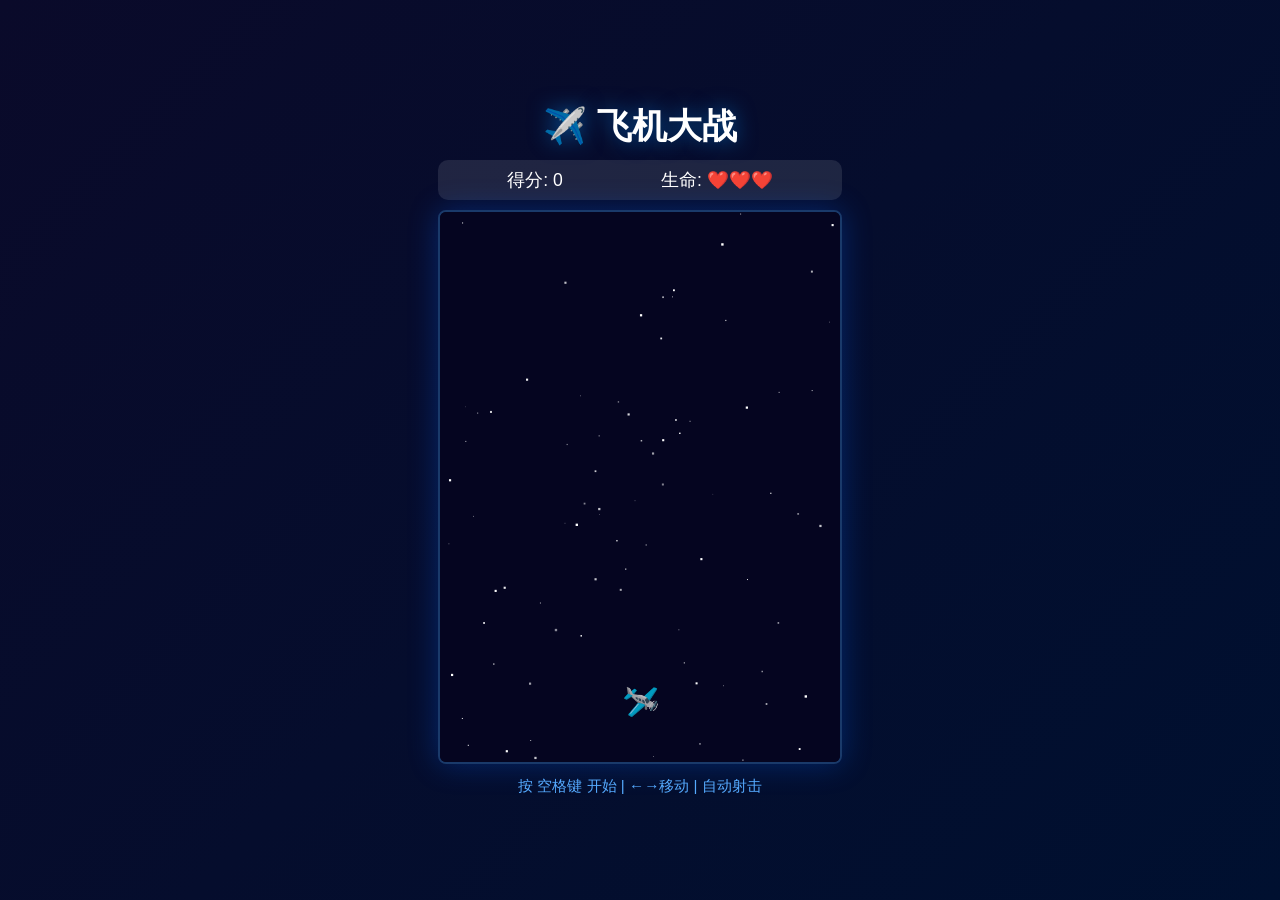
<file: aircraft_battle/index.html>
<!DOCTYPE html>
<html lang="zh-CN">
<head>
    <meta charset="UTF-8">
    <meta name="viewport" content="width=device-width, initial-scale=1.0">
    <title>飞机大战 - Aircraft Battle</title>
    <link rel="stylesheet" href="style.css">
</head>
<body>
    <div class="game-container">
        <h1>✈️ 飞机大战</h1>
        <div class="info-bar">
            <span>得分: <span id="score">0</span></span>
            <span>生命: <span id="lives">❤️❤️❤️</span></span>
        </div>
        <canvas id="gameCanvas" width="400" height="550"></canvas>
        <p id="message">按 空格键 开始 | ←→移动 | 自动射击</p>
    </div>
    <script src="game.js"></script>
</body>
</html>
</file>
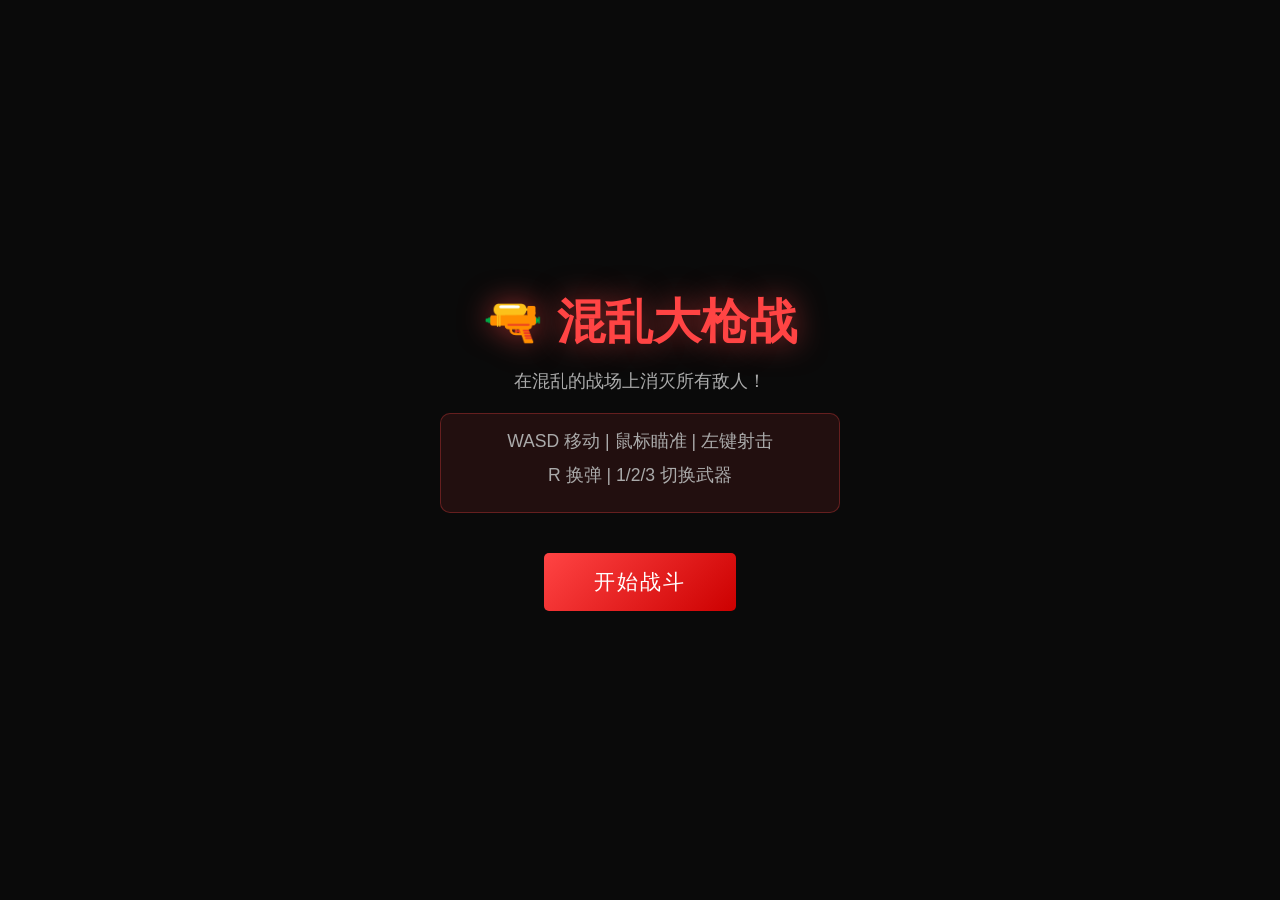
<file: chaotic_gunbattle/index.html>
<!DOCTYPE html>
<html lang="zh-CN">
<head>
    <meta charset="UTF-8">
    <meta name="viewport" content="width=device-width, initial-scale=1.0">
    <title>混乱大枪战 - Chaotic Gun Battle</title>
    <link rel="stylesheet" href="style.css">
</head>
<body>
    <div id="game-container">
        <div id="start-screen" class="screen">
            <h1>🔫 混乱大枪战</h1>
            <p>在混乱的战场上消灭所有敌人！</p>
            <div class="controls-info">
                <p>WASD 移动 | 鼠标瞄准 | 左键射击</p>
                <p>R 换弹 | 1/2/3 切换武器</p>
            </div>
            <button onclick="startGame()">开始战斗</button>
        </div>
        <div id="game-screen" class="screen" style="display:none;">
            <div id="hud">
                <div id="hp-section">❤️ <span id="hp">100</span></div>
                <div id="weapon-section">🔫 <span id="weapon-name">手枪</span> | 弹药: <span id="ammo">12</span>/<span id="max-ammo">12</span></div>
                <div id="score-section">💀 <span id="kills">0</span> | 波次: <span id="wave">1</span></div>
            </div>
            <canvas id="gameCanvas"></canvas>
            <div id="reload-bar" style="display:none;">
                <div id="reload-fill"></div>
                <span>换弹中...</span>
            </div>
        </div>
        <div id="gameover-screen" class="screen" style="display:none;">
            <h1>💀 阵亡</h1>
            <p>击杀数: <span id="final-kills">0</span></p>
            <p>存活波次: <span id="final-wave">1</span></p>
            <button onclick="startGame()">重新战斗</button>
        </div>
    </div>
    <script src="game.js"></script>
</body>
</html>
</file>
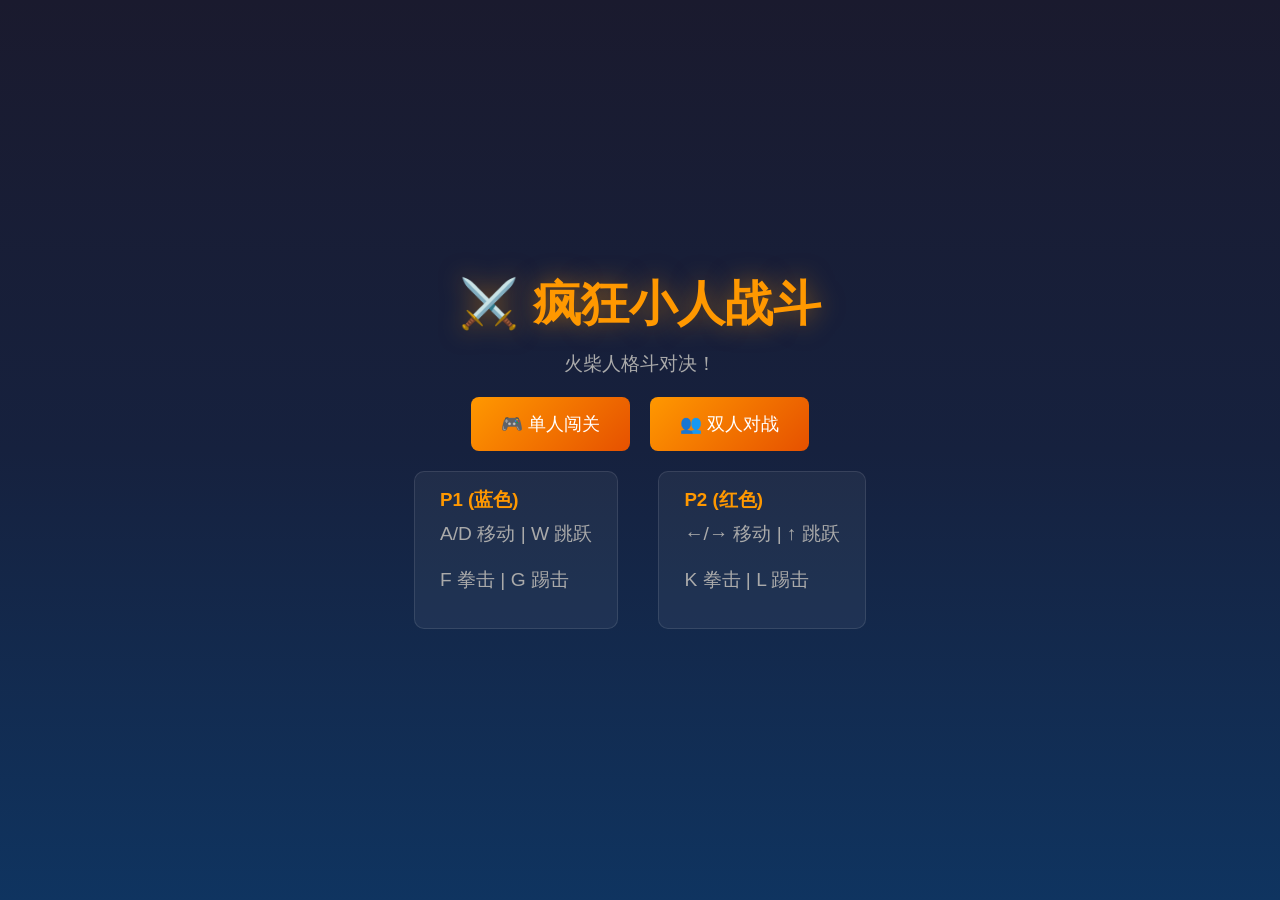
<file: crazy_stickman/index.html>
<!DOCTYPE html>
<html lang="zh-CN">
<head>
    <meta charset="UTF-8">
    <meta name="viewport" content="width=device-width, initial-scale=1.0">
    <title>疯狂小人战斗 - Crazy Stickman Fight</title>
    <link rel="stylesheet" href="style.css">
</head>
<body>
    <div id="game-container">
        <div id="start-screen" class="screen">
            <h1>⚔️ 疯狂小人战斗</h1>
            <p>火柴人格斗对决！</p>
            <div class="mode-select">
                <button onclick="startGame('single')">🎮 单人闯关</button>
                <button onclick="startGame('pvp')">👥 双人对战</button>
            </div>
            <div class="controls-info">
                <div class="ctrl-col">
                    <h3>P1 (蓝色)</h3>
                    <p>A/D 移动 | W 跳跃</p>
                    <p>F 拳击 | G 踢击</p>
                </div>
                <div class="ctrl-col">
                    <h3>P2 (红色)</h3>
                    <p>←/→ 移动 | ↑ 跳跃</p>
                    <p>K 拳击 | L 踢击</p>
                </div>
            </div>
        </div>
        <div id="game-screen" class="screen" style="display:none;">
            <div id="hud">
                <div id="p1-info">
                    <span class="p-name">P1</span>
                    <div class="hp-bar"><div id="p1-hp" class="hp-fill blue"></div></div>
                </div>
                <div id="round-info">
                    <span id="round-text">第 1 回合</span>
                    <span id="timer">60</span>
                </div>
                <div id="p2-info">
                    <div class="hp-bar"><div id="p2-hp" class="hp-fill red"></div></div>
                    <span class="p-name" id="p2-name">P2</span>
                </div>
            </div>
            <canvas id="gameCanvas"></canvas>
        </div>
        <div id="result-screen" class="screen" style="display:none;">
            <h1 id="result-text">胜利！</h1>
            <p id="result-detail"></p>
            <button onclick="location.reload()">返回主菜单</button>
        </div>
    </div>
    <script src="game.js"></script>
</body>
</html>
</file>
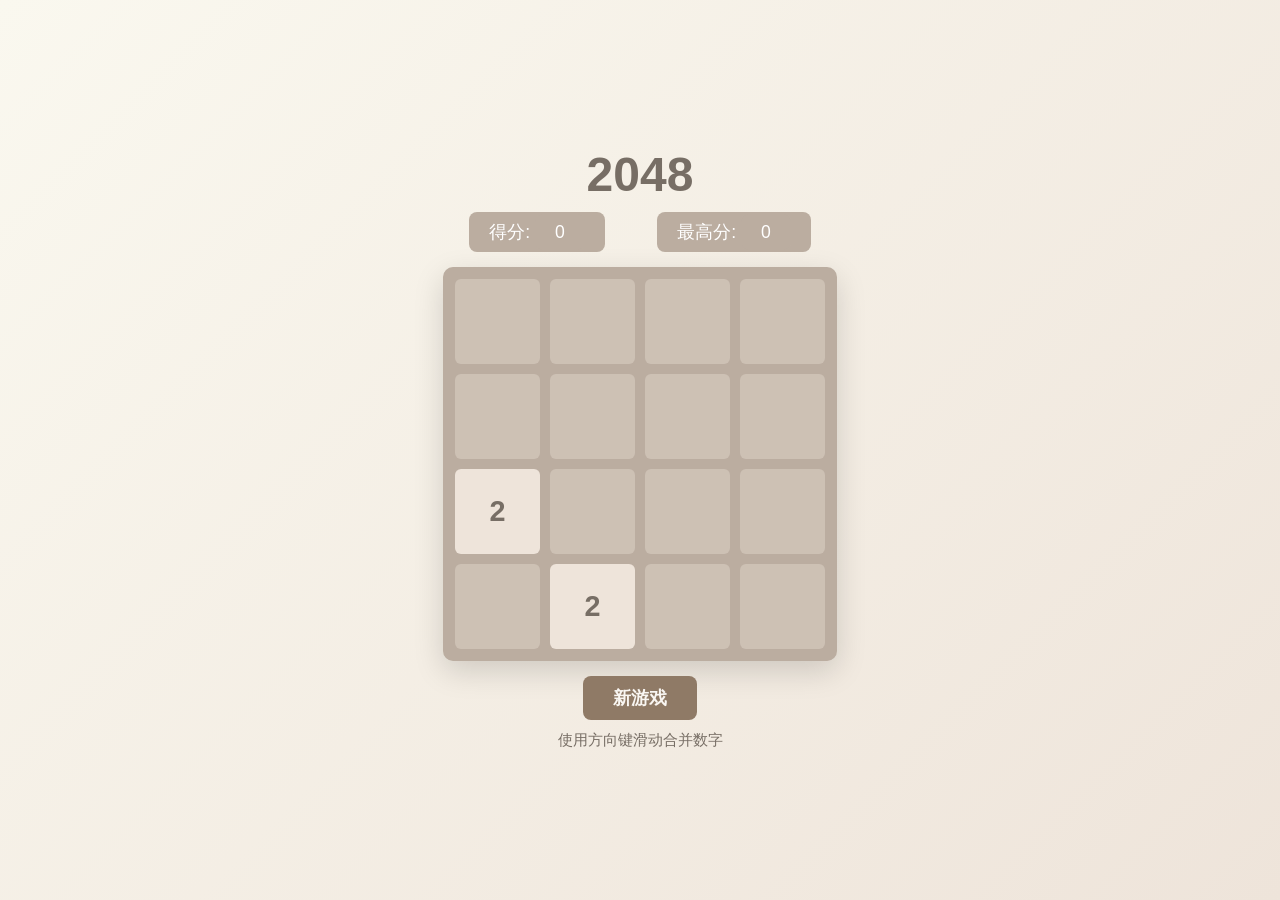
<file: game_2048/index.html>
<!DOCTYPE html>
<html lang="zh-CN">
<head>
    <meta charset="UTF-8">
    <meta name="viewport" content="width=device-width, initial-scale=1.0">
    <title>2048</title>
    <link rel="stylesheet" href="style.css">
</head>
<body>
    <div class="game-container">
        <h1>2048</h1>
        <div class="info-bar">
            <span>得分: <span id="score">0</span></span>
            <span>最高分: <span id="best">0</span></span>
        </div>
        <div class="board" id="board"></div>
        <button id="newGameBtn">新游戏</button>
        <p id="message">使用方向键滑动合并数字</p>
    </div>
    <script src="game.js"></script>
</body>
</html>
</file>
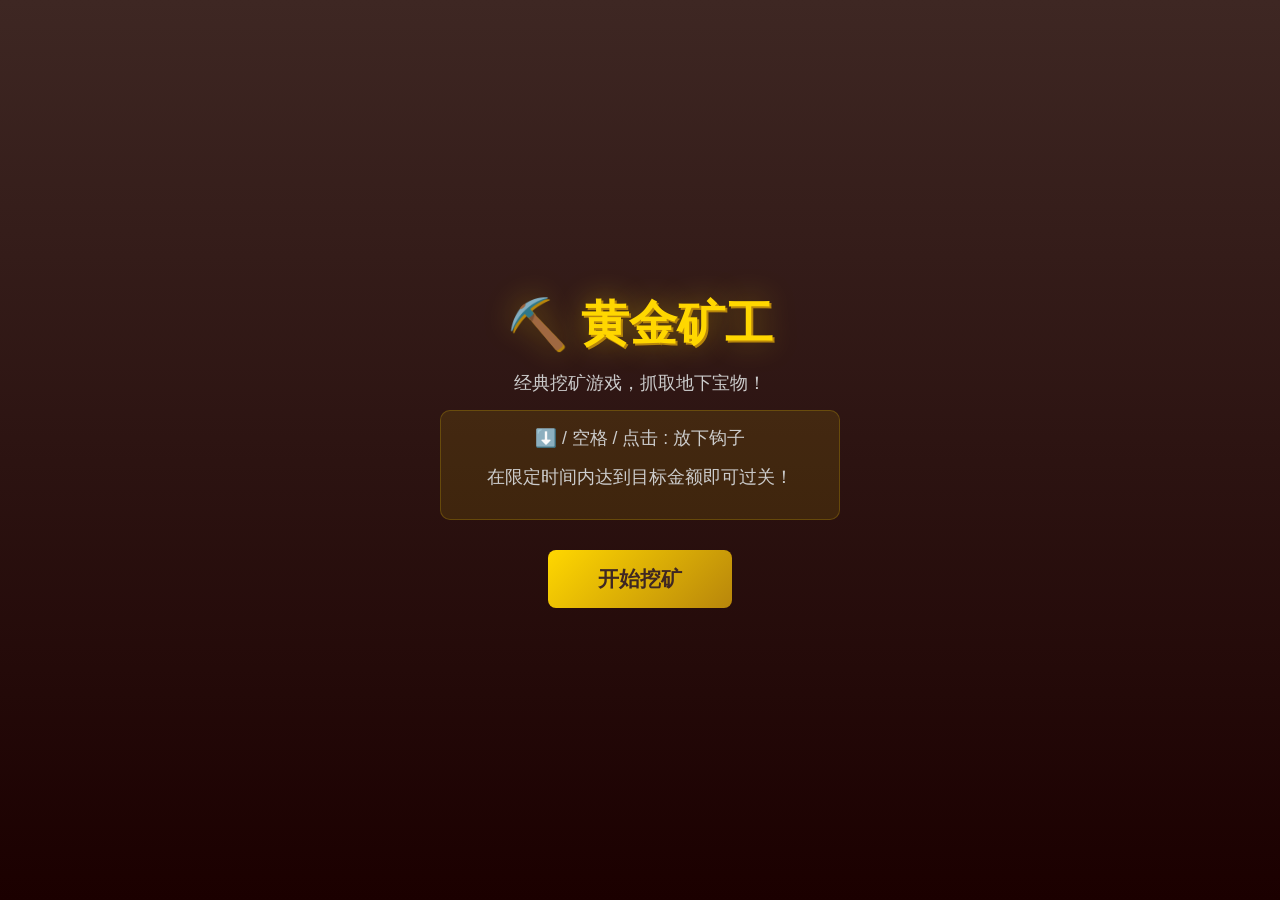
<file: gold_miner/index.html>
<!DOCTYPE html>
<html lang="zh-CN">
<head>
    <meta charset="UTF-8">
    <meta name="viewport" content="width=device-width, initial-scale=1.0">
    <title>黄金矿工 - Gold Miner</title>
    <link rel="stylesheet" href="style.css">
</head>
<body>
    <div id="game-container">
        <div id="start-screen" class="screen">
            <h1>⛏️ 黄金矿工</h1>
            <p>经典挖矿游戏，抓取地下宝物！</p>
            <div class="controls-info">
                <p>⬇️ / 空格 / 点击 : 放下钩子</p>
                <p>在限定时间内达到目标金额即可过关！</p>
            </div>
            <button onclick="startGame()">开始挖矿</button>
        </div>
        <div id="game-screen" class="screen" style="display:none;">
            <div id="hud">
                <div>⏱️ <span id="timer">30</span>s</div>
                <div>🎯 目标: $<span id="target">200</span></div>
                <div>💰 $<span id="money">0</span></div>
                <div>关卡: <span id="level">1</span></div>
            </div>
            <canvas id="gameCanvas"></canvas>
        </div>
        <div id="level-clear" class="screen" style="display:none;">
            <h1>🎉 过关!</h1>
            <p>本关收入: $<span id="level-money">0</span></p>
            <button onclick="nextLevel()">下一关</button>
        </div>
        <div id="gameover-screen" class="screen" style="display:none;">
            <h1>💔 未达标</h1>
            <p>收入: $<span id="final-money">0</span> / 目标: $<span id="final-target">0</span></p>
            <p>到达关卡: <span id="final-level">1</span></p>
            <button onclick="startGame()">重新开始</button>
        </div>
    </div>
    <script src="game.js"></script>
</body>
</html>
</file>
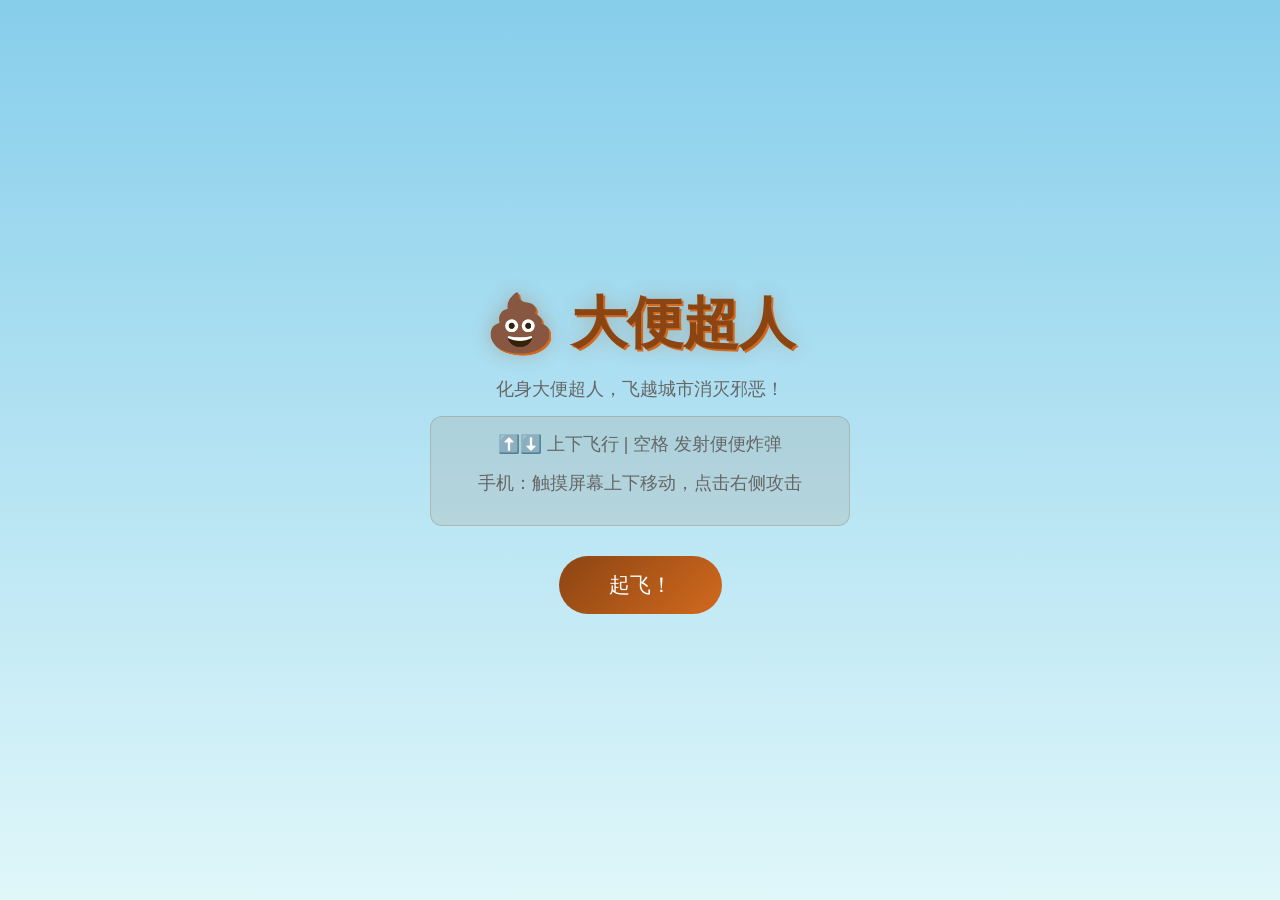
<file: poop_superman/index.html>
<!DOCTYPE html>
<html lang="zh-CN">
<head>
    <meta charset="UTF-8">
    <meta name="viewport" content="width=device-width, initial-scale=1.0">
    <title>大便超人 - Poop Superman</title>
    <link rel="stylesheet" href="style.css">
</head>
<body>
    <div id="game-container">
        <div id="start-screen" class="screen">
            <h1>💩 大便超人</h1>
            <p>化身大便超人，飞越城市消灭邪恶！</p>
            <div class="controls-info">
                <p>⬆️⬇️ 上下飞行 | 空格 发射便便炸弹</p>
                <p>手机：触摸屏幕上下移动，点击右侧攻击</p>
            </div>
            <button onclick="startGame()">起飞！</button>
        </div>
        <div id="game-screen" class="screen" style="display:none;">
            <div id="hud">
                <div>❤️ <span id="lives">3</span></div>
                <div>⭐ <span id="score">0</span></div>
                <div>💣 能量: <span id="energy">100</span>%</div>
            </div>
            <canvas id="gameCanvas"></canvas>
        </div>
        <div id="gameover-screen" class="screen" style="display:none;">
            <h1>💀 游戏结束</h1>
            <p>最终得分: <span id="final-score">0</span></p>
            <p>最佳分数: <span id="best-score">0</span></p>
            <button onclick="startGame()">再来一次</button>
        </div>
    </div>
    <script src="game.js"></script>
</body>
</html>
</file>
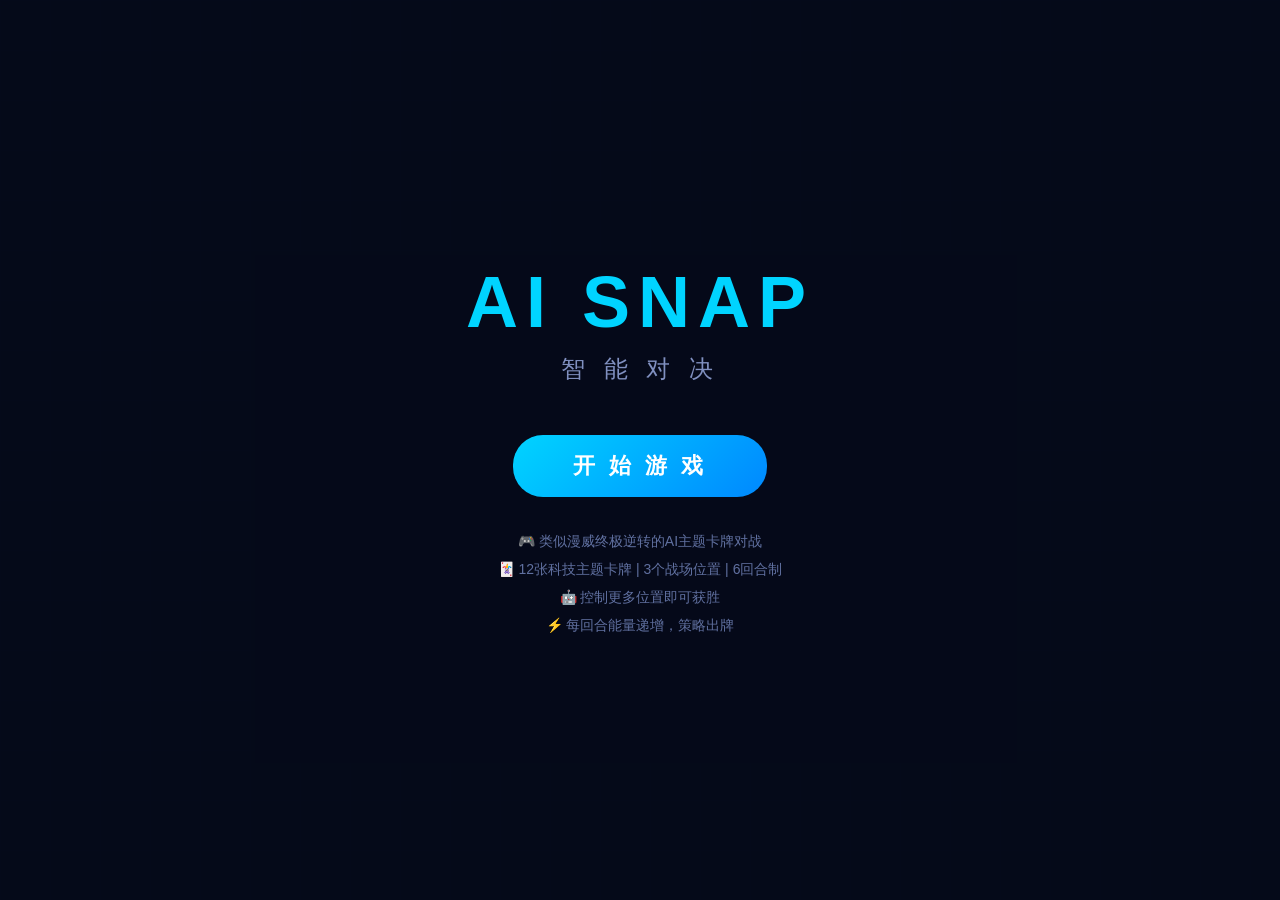
<file: SMARTCARD_GAME/index.html>
<!DOCTYPE html>
<html lang="zh-CN">
<head>
    <meta charset="UTF-8">
    <meta name="viewport" content="width=device-width, initial-scale=1.0">
    <title>AI SNAP - 智能对决</title>
    <style>
        * { margin: 0; padding: 0; box-sizing: border-box; }
        @keyframes bgScroll { 0% { background-position: 0 0; } 100% { background-position: 50px 50px; } }
        @keyframes pulse { 0%,100% { opacity: 0.6; } 50% { opacity: 1; } }
        @keyframes float { 0%,100% { transform: translateY(0); } 50% { transform: translateY(-8px); } }
        @keyframes slideUp { from { opacity: 0; transform: translateY(30px); } to { opacity: 1; transform: translateY(0); } }
        @keyframes cardPlay { 0% { transform: scale(1.3); opacity: 0.5; } 100% { transform: scale(1); opacity: 1; } }
        @keyframes glowPulse { 0%,100% { box-shadow: 0 0 10px rgba(0,212,255,0.3); } 50% { box-shadow: 0 0 25px rgba(0,212,255,0.6); } }
        @keyframes shake { 0%,100% { transform: translateX(0); } 25% { transform: translateX(-5px); } 75% { transform: translateX(5px); } }
        @keyframes titleGlow { 0%,100% { text-shadow: 0 0 20px #00d4ff, 0 0 40px #00d4ff; } 50% { text-shadow: 0 0 40px #00d4ff, 0 0 80px #00d4ff, 0 0 120px #0088ff; } }

        body {
            font-family: 'Segoe UI', 'Microsoft YaHei', sans-serif;
            background: #060a1a;
            color: #e0e8ff;
            min-height: 100vh;
            overflow-x: hidden;
            background-image: 
                linear-gradient(rgba(0,212,255,0.03) 1px, transparent 1px),
                linear-gradient(90deg, rgba(0,212,255,0.03) 1px, transparent 1px);
            background-size: 50px 50px;
            animation: bgScroll 8s linear infinite;
        }

        #app {
            max-width: 1100px;
            margin: 0 auto;
            min-height: 100vh;
            position: relative;
        }

        /* ===== OVERLAY SCREENS ===== */
        .overlay {
            position: fixed; top: 0; left: 0; width: 100%; height: 100%;
            background: rgba(6,10,26,0.95);
            display: flex; flex-direction: column; align-items: center; justify-content: center;
            z-index: 1000;
        }
        .overlay h1 {
            font-size: 72px; font-weight: 900; letter-spacing: 8px;
            color: #00d4ff;
            animation: titleGlow 3s ease-in-out infinite;
            margin-bottom: 10px;
        }
        .overlay .subtitle {
            font-size: 24px; color: #8090c0; margin-bottom: 50px; letter-spacing: 6px;
        }
        .overlay .btn-start {
            padding: 16px 60px; font-size: 22px; font-weight: 700;
            background: linear-gradient(135deg, #00d4ff, #0088ff);
            border: none; border-radius: 30px; color: #fff;
            cursor: pointer; letter-spacing: 4px;
            transition: all 0.3s; position: relative; overflow: hidden;
        }
        .overlay .btn-start:hover {
            transform: scale(1.08);
            box-shadow: 0 0 30px rgba(0,212,255,0.5);
        }
        .overlay .game-desc {
            margin-top: 30px; color: #6070a0; font-size: 14px; text-align: center; line-height: 2;
        }

        /* ===== TOP BAR ===== */
        #top-bar {
            display: flex; align-items: center; justify-content: space-between;
            padding: 12px 20px;
            background: rgba(10,15,40,0.8);
            border-bottom: 1px solid rgba(0,212,255,0.15);
            position: sticky; top: 0; z-index: 100;
            backdrop-filter: blur(10px);
        }
        #turn-info {
            font-size: 16px; color: #8090c0;
            background: rgba(0,212,255,0.1); padding: 6px 18px; border-radius: 20px;
            border: 1px solid rgba(0,212,255,0.2);
        }
        #game-title-bar {
            font-size: 20px; font-weight: 800; color: #00d4ff; letter-spacing: 4px;
        }
        #energy-info {
            font-size: 18px; font-weight: 700; color: #ffd700;
            background: rgba(255,215,0,0.1); padding: 6px 18px; border-radius: 20px;
            border: 1px solid rgba(255,215,0,0.2);
        }

        /* ===== AI HAND INDICATOR ===== */
        #ai-hand-area {
            display: flex; justify-content: center; gap: 6px;
            padding: 8px 0; min-height: 48px;
        }
        .ai-card-back {
            width: 32px; height: 44px;
            background: linear-gradient(135deg, #2a1040, #401060);
            border: 1px solid rgba(255,0,255,0.3);
            border-radius: 4px;
            display: flex; align-items: center; justify-content: center;
            font-size: 10px; color: rgba(255,0,255,0.5);
        }

        /* ===== GAME BOARD ===== */
        #board {
            display: grid;
            grid-template-columns: repeat(3, 1fr);
            gap: 12px;
            padding: 8px 12px;
        }

        .location {
            background: rgba(15,20,50,0.9);
            border: 1px solid rgba(0,212,255,0.15);
            border-radius: 12px;
            overflow: hidden;
            transition: all 0.3s;
            min-height: 340px;
            display: flex; flex-direction: column;
        }
        .location.unrevealed {
            border-color: rgba(100,100,150,0.2);
        }
        .location.player-winning .location-header { border-bottom-color: rgba(0,255,136,0.4); }
        .location.ai-winning .location-header { border-bottom-color: rgba(255,51,102,0.4); }
        .location.tied .location-header { border-bottom-color: rgba(255,215,0,0.4); }

        .location-header {
            padding: 10px 12px;
            background: rgba(0,212,255,0.05);
            border-bottom: 2px solid rgba(0,212,255,0.1);
            text-align: center;
            min-height: 72px;
        }
        .location-name {
            font-size: 15px; font-weight: 700; color: #00d4ff;
            margin-bottom: 4px;
        }
        .location-effect {
            font-size: 11px; color: #6080b0; line-height: 1.4;
        }
        .location.unrevealed .location-name { color: #405080; }
        .location.unrevealed .location-effect { color: #304060; }

        .location-board {
            flex: 1; display: flex; flex-direction: column;
        }

        .side {
            flex: 1; display: flex; flex-direction: column;
            padding: 6px;
            min-height: 100px;
        }
        .ai-side { justify-content: flex-start; }
        .player-side { justify-content: flex-end; }

        .side-header {
            display: flex; justify-content: space-between; align-items: center;
            margin-bottom: 4px;
        }
        .power-badge {
            font-size: 16px; font-weight: 800;
            padding: 2px 10px; border-radius: 10px;
            min-width: 36px; text-align: center;
        }
        .power-badge.player-power {
            background: rgba(0,180,255,0.15); color: #00d4ff;
            border: 1px solid rgba(0,212,255,0.3);
        }
        .power-badge.ai-power {
            background: rgba(255,0,100,0.15); color: #ff3366;
            border: 1px solid rgba(255,51,102,0.3);
        }
        .power-badge.winning { animation: pulse 1.5s infinite; transform: scale(1.1); }
        .side-label { font-size: 10px; color: #405070; text-transform: uppercase; letter-spacing: 1px; }

        .cards-row {
            display: flex; gap: 4px; flex-wrap: wrap;
            justify-content: center;
            min-height: 70px; align-items: center;
        }

        .board-divider {
            height: 1px;
            background: linear-gradient(90deg, transparent, rgba(0,212,255,0.2), transparent);
            margin: 0 10px;
        }

        /* ===== CARDS ===== */
        .card {
            width: 76px; height: 100px;
            background: linear-gradient(145deg, #141833, #1e2450);
            border: 2px solid rgba(0,180,255,0.4);
            border-radius: 8px;
            cursor: pointer;
            transition: all 0.25s;
            position: relative;
            display: flex; flex-direction: column; align-items: center; justify-content: center;
            user-select: none;
            animation: slideUp 0.3s ease-out;
        }
        .card:hover {
            transform: translateY(-8px) scale(1.05);
            box-shadow: 0 8px 25px rgba(0,212,255,0.3);
            z-index: 10;
        }
        .card.selected {
            transform: translateY(-16px) scale(1.1);
            border-color: #ffd700;
            box-shadow: 0 0 25px rgba(255,215,0,0.5);
        }
        .card.pending {
            opacity: 0.85;
            border-style: dashed;
            animation: cardPlay 0.4s ease-out;
        }
        .card.board-card {
            width: 64px; height: 85px;
            cursor: default;
        }
        .card.board-card.pending {
            cursor: pointer;
        }
        .card.board-card:hover {
            transform: translateY(-4px) scale(1.03);
        }
        .card.ai-card {
            border-color: rgba(255,51,102,0.4);
            background: linear-gradient(145deg, #1a0a1a, #2a1030);
        }
        .card.ai-card:hover {
            box-shadow: 0 4px 15px rgba(255,51,102,0.3);
        }
        .card.hidden-card .card-emoji,
        .card.hidden-card .card-name,
        .card.hidden-card .card-power,
        .card.hidden-card .card-cost {
            visibility: hidden;
        }
        .card.hidden-card::after {
            content: '?';
            font-size: 28px; color: rgba(255,0,255,0.4);
            position: absolute;
        }
        .card.cost-1 { border-color: rgba(100,200,255,0.4); }
        .card.cost-2 { border-color: rgba(0,200,150,0.5); }
        .card.cost-3 { border-color: rgba(0,180,255,0.5); }
        .card.cost-4 { border-color: rgba(100,100,255,0.6); }
        .card.cost-5 { border-color: rgba(180,80,255,0.6); }
        .card.cost-6 { border-color: rgba(255,150,0,0.7); }
        .card.ai-card.cost-1 { border-color: rgba(255,100,100,0.4); }
        .card.ai-card.cost-2 { border-color: rgba(255,80,120,0.5); }
        .card.ai-card.cost-3 { border-color: rgba(255,60,150,0.5); }
        .card.ai-card.cost-4 { border-color: rgba(255,50,180,0.6); }
        .card.ai-card.cost-5 { border-color: rgba(200,50,255,0.6); }
        .card.ai-card.cost-6 { border-color: rgba(255,100,50,0.7); }

        .card-cost {
            position: absolute; top: 3px; left: 3px;
            width: 20px; height: 20px;
            background: linear-gradient(135deg, #1a3a6a, #0a2040);
            border: 1.5px solid #4488cc;
            border-radius: 50%;
            display: flex; align-items: center; justify-content: center;
            font-size: 12px; font-weight: 900; color: #6af;
        }
        .card-power {
            position: absolute; bottom: 3px; right: 3px;
            width: 22px; height: 22px;
            background: linear-gradient(135deg, #1a4a1a, #0a2a0a);
            border: 1.5px solid #44cc44;
            border-radius: 50%;
            display: flex; align-items: center; justify-content: center;
            font-size: 13px; font-weight: 900; color: #4f4;
        }
        .card-power.buffed { color: #0f0; border-color: #0f0; text-shadow: 0 0 6px #0f0; }
        .card-power.nerfed { color: #f44; border-color: #f44; }
        .card-emoji {
            font-size: 26px; margin-bottom: 2px;
            filter: drop-shadow(0 0 4px rgba(0,212,255,0.3));
        }
        .card-name {
            font-size: 9px; font-weight: 600; color: #a0b0d0;
            text-align: center; line-height: 1.2;
            max-width: 68px; overflow: hidden;
        }
        .board-card .card-emoji { font-size: 20px; }
        .board-card .card-name { font-size: 8px; }

        /* Card Tooltip */
        .card .card-tooltip {
            display: none;
            position: absolute;
            bottom: 110%;
            left: 50%; transform: translateX(-50%);
            background: rgba(10,15,40,0.95);
            border: 1px solid rgba(0,212,255,0.4);
            border-radius: 8px;
            padding: 10px 14px;
            min-width: 180px;
            z-index: 100;
            text-align: center;
            backdrop-filter: blur(10px);
        }
        .card:hover .card-tooltip { display: block; }
        .ai-side .card .card-tooltip { bottom: auto; top: 110%; }
        .card-tooltip .tt-name { font-size: 14px; font-weight: 700; color: #00d4ff; margin-bottom: 4px; }
        .card-tooltip .tt-stats { font-size: 12px; color: #8090c0; margin-bottom: 6px; }
        .card-tooltip .tt-desc { font-size: 12px; color: #a0b0d0; line-height: 1.5; }

        /* ===== PLAYER HAND ===== */
        #player-hand {
            display: flex; justify-content: center; gap: 8px;
            padding: 12px 20px;
            min-height: 130px;
            align-items: flex-end;
            background: rgba(10,15,40,0.5);
            border-top: 1px solid rgba(0,212,255,0.1);
        }
        #player-hand .card {
            width: 90px; height: 120px;
        }
        #player-hand .card .card-emoji { font-size: 30px; }
        #player-hand .card .card-name { font-size: 10px; }
        #player-hand .card .card-cost { width: 22px; height: 22px; font-size: 13px; }
        #player-hand .card .card-power { width: 24px; height: 24px; font-size: 14px; }
        #player-hand .card.unplayable {
            opacity: 0.4;
            cursor: not-allowed;
            filter: grayscale(0.5);
        }
        #player-hand .card.unplayable:hover {
            transform: none;
            box-shadow: none;
        }

        /* ===== CONTROLS ===== */
        #controls {
            display: flex; justify-content: center; gap: 16px;
            padding: 12px;
        }
        .btn {
            padding: 10px 36px; font-size: 16px; font-weight: 700;
            border: 2px solid; border-radius: 25px;
            cursor: pointer; transition: all 0.3s;
            letter-spacing: 2px; text-transform: uppercase;
        }
        .btn-primary {
            background: linear-gradient(135deg, #00d4ff20, #0088ff20);
            border-color: #00d4ff;
            color: #00d4ff;
        }
        .btn-primary:hover {
            background: linear-gradient(135deg, #00d4ff, #0088ff);
            color: #fff;
            box-shadow: 0 0 20px rgba(0,212,255,0.4);
        }
        .btn-primary:disabled {
            opacity: 0.3; cursor: not-allowed;
            background: transparent;
        }
        .btn-primary:disabled:hover {
            background: transparent; color: #00d4ff; box-shadow: none;
        }
        .btn-danger {
            background: transparent;
            border-color: rgba(255,51,102,0.5);
            color: #ff3366;
        }
        .btn-danger:hover {
            background: rgba(255,51,102,0.15);
            box-shadow: 0 0 15px rgba(255,51,102,0.3);
        }

        /* ===== MESSAGE ===== */
        #message {
            position: fixed; top: 50%; left: 50%; transform: translate(-50%, -50%);
            background: rgba(10,15,40,0.95);
            border: 2px solid #00d4ff;
            border-radius: 16px;
            padding: 24px 48px;
            font-size: 22px; font-weight: 700; color: #00d4ff;
            z-index: 500;
            text-align: center;
            box-shadow: 0 0 40px rgba(0,212,255,0.3);
            animation: slideUp 0.3s ease-out;
            pointer-events: none;
        }
        #message.hidden { display: none; }

        /* ===== END SCREEN ===== */
        #end-screen .result-locations {
            display: flex; gap: 20px; margin: 30px 0;
        }
        .result-loc {
            background: rgba(15,20,50,0.8);
            border: 1px solid rgba(0,212,255,0.2);
            border-radius: 12px;
            padding: 16px 24px;
            text-align: center;
            min-width: 160px;
        }
        .result-loc.won { border-color: rgba(0,255,136,0.5); }
        .result-loc.lost { border-color: rgba(255,51,102,0.5); }
        .result-loc.draw { border-color: rgba(255,215,0,0.5); }
        .result-loc .rl-name { font-size: 14px; font-weight: 600; margin-bottom: 8px; }
        .result-loc .rl-score { font-size: 16px; }
        .result-loc .rl-score .player-s { color: #00d4ff; }
        .result-loc .rl-score .ai-s { color: #ff3366; }
        .result-loc .rl-result { font-size: 13px; margin-top: 6px; font-weight: 700; }
        .result-loc.won .rl-result { color: #00ff88; }
        .result-loc.lost .rl-result { color: #ff3366; }
        .result-loc.draw .rl-result { color: #ffd700; }
        #end-screen h1.victory { color: #00ff88; }
        #end-screen h1.defeat { color: #ff3366; }
        #end-screen h1.draw-result { color: #ffd700; }
        #end-screen .final-score {
            font-size: 20px; color: #8090c0; margin-bottom: 20px;
        }

        /* ===== LOCATION CLICK TARGET ===== */
        .location-clickable {
            cursor: pointer;
            transition: all 0.2s;
        }
        .location-clickable:hover {
            background: rgba(0,212,255,0.05);
        }
        .location-clickable.highlighted {
            animation: glowPulse 1.5s infinite;
        }
        .location.full .location-clickable {
            cursor: not-allowed;
            opacity: 0.7;
        }

        /* ===== RESPONSIVE ===== */
        @media (max-width: 900px) {
            #board { gap: 6px; padding: 4px; }
            .card { width: 60px; height: 80px; }
            .board-card { width: 52px; height: 70px; }
            #player-hand .card { width: 70px; height: 95px; }
            .location-name { font-size: 12px; }
            .location-effect { font-size: 9px; }
        }

        .ability-flash {
            animation: shake 0.3s ease;
        }
    </style>
</head>
<body>

<div id="app">
    <!-- Start Screen -->
    <div id="start-screen" class="overlay">
        <h1>AI SNAP</h1>
        <div class="subtitle">智 能 对 决</div>
        <button class="btn-start" onclick="startGame()">开 始 游 戏</button>
        <div class="game-desc">
            🎮 类似漫威终极逆转的AI主题卡牌对战<br>
            🃏 12张科技主题卡牌 | 3个战场位置 | 6回合制<br>
            🤖 控制更多位置即可获胜<br>
            ⚡ 每回合能量递增，策略出牌
        </div>
    </div>

    <!-- Game Screen -->
    <div id="game-screen" style="display:none">
        <div id="top-bar">
            <div id="turn-info">回合 1/6</div>
            <div id="game-title-bar">AI SNAP</div>
            <div id="energy-info">⚡ 0/0</div>
        </div>
        <div id="ai-hand-area"></div>
        <div id="board"></div>
        <div id="player-hand"></div>
        <div id="controls">
            <button class="btn btn-primary" id="end-turn-btn" onclick="endTurn()">结束回合</button>
            <button class="btn btn-danger" onclick="retreat()">撤 退</button>
        </div>
    </div>

    <!-- End Screen -->
    <div id="end-screen" class="overlay" style="display:none">
        <h1 id="result-text"></h1>
        <div class="final-score" id="final-score"></div>
        <div class="result-locations" id="result-locations"></div>
        <button class="btn-start" onclick="restartGame()">再 来 一 局</button>
    </div>

    <!-- Message Popup -->
    <div id="message" class="hidden"></div>
</div>

<script>
// ============================================================
//  SECTION 1: GAME DATA
// ============================================================

const ALL_CARDS = [
    {
        id: 1, name: '数据节点', cost: 1, basePower: 2, emoji: '🔗',
        desc: '基础AI计算单元', abilityType: 'none'
    },
    {
        id: 2, name: '智能算法', cost: 1, basePower: 1, emoji: '⚡',
        desc: '持续：每回合开始时+1力量', abilityType: 'ongoing_grow'
    },
    {
        id: 3, name: '网络爬虫', cost: 2, basePower: 3, emoji: '🕷️',
        desc: '出牌时：抽一张牌', abilityType: 'draw_card'
    },
    {
        id: 4, name: '防火墙', cost: 2, basePower: 4, emoji: '🛡️',
        desc: '数字防线，坚不可摧', abilityType: 'none'
    },
    {
        id: 5, name: '深度学习', cost: 3, basePower: 2, emoji: '🧠',
        desc: '出牌时：此位置友方每张卡+2力量(含自身)', abilityType: 'boost_allies'
    },
    {
        id: 6, name: '神经网络', cost: 3, basePower: 5, emoji: '🌐',
        desc: '出牌时：相邻位置友方卡牌各+1力量', abilityType: 'boost_adjacent'
    },
    {
        id: 7, name: '赛博黑客', cost: 3, basePower: 4, emoji: '💀',
        desc: '出牌时：此位置一张随机敌方卡-3力量', abilityType: 'weaken_enemy'
    },
    {
        id: 8, name: '云计算集群', cost: 4, basePower: 6, emoji: '☁️',
        desc: '强大的分布式算力', abilityType: 'none'
    },
    {
        id: 9, name: '强化学习', cost: 4, basePower: 3, emoji: '🎯',
        desc: '出牌时：若正在输掉此位置，+5力量', abilityType: 'underdog'
    },
    {
        id: 10, name: '大语言模型', cost: 5, basePower: 3, emoji: '💬',
        desc: '出牌时：此位置所有友方卡牌力量翻倍', abilityType: 'double_allies'
    },
    {
        id: 11, name: '量子计算机', cost: 5, basePower: 8, emoji: '⚛️',
        desc: '出牌时：50%概率力量翻倍，50%概率-5', abilityType: 'quantum_gamble'
    },
    {
        id: 12, name: '超级智能', cost: 6, basePower: 10, emoji: '👁️',
        desc: '出牌时：摧毁此位置所有力量≤3的敌方卡', abilityType: 'destroy_weak'
    }
];

const ALL_LOCATIONS = [
    { id: 1, name: '中央数据中心', emoji: '🏢', effect: '所有卡牌+1力量', effectType: 'power_boost_all', value: 1 },
    { id: 2, name: '暗网黑市', emoji: '🕶️', effect: '双方卡牌隐藏至游戏结束', effectType: 'hidden', value: 0 },
    { id: 3, name: '硅谷总部', emoji: '🏙️', effect: '每方第一张卡+3力量', effectType: 'first_card_boost', value: 3 },
    { id: 4, name: '量子实验室', emoji: '🔬', effect: '费用≥4的卡牌+3力量', effectType: 'high_cost_boost', value: 3 },
    { id: 5, name: '开源社区', emoji: '🌍', effect: '无特殊效果', effectType: 'none', value: 0 },
    { id: 6, name: '算力矿场', emoji: '⛏️', effect: '拥有更多卡牌的一方额外+4', effectType: 'more_cards_bonus', value: 4 },
    { id: 7, name: '芯片工厂', emoji: '🏭', effect: '1-2费卡牌+3力量', effectType: 'low_cost_boost', value: 3 },
    { id: 8, name: '元宇宙空间', emoji: '🌌', effect: '力量最大的卡额外+3', effectType: 'strongest_boost', value: 3 }
];

const MAX_CARDS_PER_LOCATION = 4;
const MAX_TURNS = 6;
const STARTING_HAND_SIZE = 3;

// ============================================================
//  SECTION 2: GAME STATE
// ============================================================

let nextInstanceId = 1;
let gs = null; // game state

function createInitialState() {
    return {
        turn: 0,
        energy: 0,
        phase: 'idle', // idle, playing, resolving, gameOver
        player: { deck: [], hand: [] },
        ai: { deck: [], hand: [] },
        locations: [
            { template: null, revealed: false, playerCards: [], aiCards: [] },
            { template: null, revealed: false, playerCards: [], aiCards: [] },
            { template: null, revealed: false, playerCards: [], aiCards: [] }
        ],
        locationTemplates: [], // 3 chosen locations
        selectedCardIdx: -1,
        pendingPlays: [], // { instanceId, handIdx, locIdx }
        gameOver: false,
        turnEnded: false
    };
}

// ============================================================
//  SECTION 3: UTILITY FUNCTIONS
// ============================================================

function shuffleArray(arr) {
    const a = [...arr];
    for (let i = a.length - 1; i > 0; i--) {
        const j = Math.floor(Math.random() * (i + 1));
        [a[i], a[j]] = [a[j], a[i]];
    }
    return a;
}

function createCardInstance(template, owner) {
    return {
        ...template,
        instanceId: nextInstanceId++,
        currentPower: template.basePower,
        owner,
        turnPlayed: -1,
        revealed: true
    };
}

function deepClone(obj) {
    return JSON.parse(JSON.stringify(obj));
}

// ============================================================
//  SECTION 4: GAME LOGIC
// ============================================================

function startGame() {
    document.getElementById('start-screen').style.display = 'none';
    document.getElementById('end-screen').style.display = 'none';
    document.getElementById('game-screen').style.display = '';

    nextInstanceId = 1;
    gs = createInitialState();

    // Select 3 random locations
    gs.locationTemplates = shuffleArray(ALL_LOCATIONS).slice(0, 3);

    // Create decks (both players get a shuffled copy of all 12 cards)
    gs.player.deck = shuffleArray(ALL_CARDS.map(c => createCardInstance(c, 'player')));
    gs.ai.deck = shuffleArray(ALL_CARDS.map(c => createCardInstance(c, 'ai')));

    // Draw starting hands
    for (let i = 0; i < STARTING_HAND_SIZE; i++) {
        drawCard('player');
        drawCard('ai');
    }

    startTurn();
}

function drawCard(owner) {
    const data = gs[owner];
    if (data.deck.length > 0 && data.hand.length < 7) {
        data.hand.push(data.deck.pop());
    }
}

function startTurn() {
    gs.turn++;
    gs.energy = gs.turn;
    gs.phase = 'playing';
    gs.selectedCardIdx = -1;
    gs.pendingPlays = [];
    gs.turnEnded = false;

    // Reveal location (turns 1,2,3)
    if (gs.turn <= 3) {
        gs.locations[gs.turn - 1].template = gs.locationTemplates[gs.turn - 1];
        gs.locations[gs.turn - 1].revealed = true;
    }

    // Draw card (except turn 1)
    if (gs.turn > 1) {
        drawCard('player');
        drawCard('ai');
    }

    // Process ongoing abilities
    resolveOngoing();

    render();
    showMessage(`回合 ${gs.turn}`);
}

function getUsedEnergy() {
    let used = 0;
    gs.pendingPlays.forEach(p => {
        const card = findCardByInstanceId(p.instanceId);
        if (card) used += card.cost;
    });
    return used;
}

function getRemainingEnergy() {
    return gs.energy - getUsedEnergy();
}

function findCardByInstanceId(id) {
    // Search hand
    for (const c of gs.player.hand) if (c.instanceId === id) return c;
    // Search pending plays (they might still be in hand reference)
    for (const loc of gs.locations) {
        for (const c of loc.playerCards) if (c.instanceId === id) return c;
        for (const c of loc.aiCards) if (c.instanceId === id) return c;
    }
    return null;
}

function selectCard(handIdx) {
    if (gs.phase !== 'playing' || gs.turnEnded) return;
    const card = gs.player.hand[handIdx];
    if (!card) return;
    if (card.cost > getRemainingEnergy()) return;

    if (gs.selectedCardIdx === handIdx) {
        gs.selectedCardIdx = -1; // Deselect
    } else {
        gs.selectedCardIdx = handIdx;
    }
    render();
}

function playCardAtLocation(locIdx) {
    if (gs.phase !== 'playing' || gs.turnEnded) return;
    if (gs.selectedCardIdx < 0) return;

    const loc = gs.locations[locIdx];
    if (!loc.revealed) return;
    if (loc.playerCards.length >= MAX_CARDS_PER_LOCATION) return;

    const card = gs.player.hand[gs.selectedCardIdx];
    if (!card) return;
    if (card.cost > getRemainingEnergy()) return;

    // Remove from hand
    gs.player.hand.splice(gs.selectedCardIdx, 1);
    card.turnPlayed = gs.turn;
    loc.playerCards.push(card);

    gs.pendingPlays.push({ instanceId: card.instanceId, locIdx });
    gs.selectedCardIdx = -1;
    render();
}

function undoPendingCard(instanceId) {
    if (gs.phase !== 'playing' || gs.turnEnded) return;

    const pendingIdx = gs.pendingPlays.findIndex(p => p.instanceId === instanceId);
    if (pendingIdx < 0) return;

    const pending = gs.pendingPlays[pendingIdx];
    const loc = gs.locations[pending.locIdx];
    const cardIdx = loc.playerCards.findIndex(c => c.instanceId === instanceId);
    if (cardIdx < 0) return;

    const card = loc.playerCards.splice(cardIdx, 1)[0];
    card.turnPlayed = -1;
    gs.player.hand.push(card);
    gs.pendingPlays.splice(pendingIdx, 1);
    render();
}

function endTurn() {
    if (gs.phase !== 'playing' || gs.turnEnded) return;
    gs.turnEnded = true;
    gs.phase = 'resolving';

    // AI plays
    aiPlayTurn();

    // Resolve all new cards (on-reveal abilities)
    // Player cards first, then AI
    gs.pendingPlays.forEach(p => {
        const card = findCardByInstanceId(p.instanceId);
        if (card) resolveOnReveal(card, p.locIdx);
    });

    // AI pending plays are resolved
    gs.aiPendingPlays.forEach(p => {
        const card = findCardByInstanceId(p.instanceId);
        if (card) resolveOnReveal(card, p.locIdx);
    });

    // Apply location effects to newly placed cards
    applyLocationEffects();

    // Clear pending
    gs.pendingPlays = [];
    gs.aiPendingPlays = [];

    render();

    // Check game end
    if (gs.turn >= MAX_TURNS) {
        setTimeout(() => endGame(), 800);
    } else {
        setTimeout(() => startTurn(), 1000);
    }
}

function retreat() {
    gs.phase = 'gameOver';
    gs.gameOver = true;
    showEndScreen('defeat', '你选择了撤退');
}

// ============================================================
//  SECTION 5: ABILITY RESOLUTION
// ============================================================

function resolveOnReveal(card, locIdx) {
    const owner = card.owner;
    const loc = gs.locations[locIdx];
    const friendlyCards = owner === 'player' ? loc.playerCards : loc.aiCards;
    const enemyCards = owner === 'player' ? loc.aiCards : loc.playerCards;

    switch (card.abilityType) {
        case 'draw_card':
            drawCard(owner);
            break;

        case 'boost_allies':
            friendlyCards.forEach(c => { c.currentPower += 2; });
            break;

        case 'boost_adjacent':
            [-1, 1].forEach(d => {
                const adjIdx = locIdx + d;
                if (adjIdx >= 0 && adjIdx < 3) {
                    const adjFriendly = owner === 'player'
                        ? gs.locations[adjIdx].playerCards
                        : gs.locations[adjIdx].aiCards;
                    adjFriendly.forEach(c => { c.currentPower += 1; });
                }
            });
            break;

        case 'weaken_enemy':
            if (enemyCards.length > 0) {
                const target = enemyCards[Math.floor(Math.random() * enemyCards.length)];
                target.currentPower = Math.max(0, target.currentPower - 3);
            }
            break;

        case 'underdog': {
            const friendlyPower = friendlyCards.reduce((s, c) => s + c.currentPower, 0);
            const enemyPower = enemyCards.reduce((s, c) => s + c.currentPower, 0);
            if (friendlyPower <= enemyPower) {
                card.currentPower += 5;
            }
            break;
        }

        case 'double_allies':
            friendlyCards.forEach(c => {
                if (c.instanceId !== card.instanceId) {
                    c.currentPower *= 2;
                }
            });
            break;

        case 'quantum_gamble':
            if (Math.random() < 0.5) {
                card.currentPower *= 2;
            } else {
                card.currentPower = Math.max(0, card.currentPower - 5);
            }
            break;

        case 'destroy_weak': {
            const toRemove = [];
            enemyCards.forEach((c, i) => {
                if (c.currentPower <= 3) toRemove.push(i);
            });
            // Remove in reverse order
            for (let i = toRemove.length - 1; i >= 0; i--) {
                enemyCards.splice(toRemove[i], 1);
            }
            break;
        }
    }
}

function resolveOngoing() {
    // Process ongoing abilities for all cards on board
    for (let locIdx = 0; locIdx < 3; locIdx++) {
        const loc = gs.locations[locIdx];
        [...loc.playerCards, ...loc.aiCards].forEach(card => {
            if (card.abilityType === 'ongoing_grow') {
                card.currentPower += 1;
            }
        });
    }
}

function applyLocationEffects() {
    for (let locIdx = 0; locIdx < 3; locIdx++) {
        const loc = gs.locations[locIdx];
        if (!loc.template) continue;
        const template = loc.template;
        const allCards = [...loc.playerCards, ...loc.aiCards];

        allCards.forEach(card => {
            if (card.turnPlayed !== gs.turn) return; // Only new cards

            switch (template.effectType) {
                case 'power_boost_all':
                    card.currentPower += template.value;
                    break;

                case 'first_card_boost': {
                    const ownerCards = card.owner === 'player' ? loc.playerCards : loc.aiCards;
                    // Only boost if this is the very first card placed here by this owner
                    if (ownerCards.length === 1 && ownerCards[0].instanceId === card.instanceId) {
                        card.currentPower += template.value;
                    }
                    break;
                }

                case 'high_cost_boost':
                    if (card.cost >= 4) card.currentPower += template.value;
                    break;

                case 'low_cost_boost':
                    if (card.cost <= 2) card.currentPower += template.value;
                    break;
            }
        });

        // Strongest boost - applied to ALL cards (recalculate)
        if (template.effectType === 'strongest_boost') {
            ['playerCards', 'aiCards'].forEach(side => {
                const cards = loc[side].filter(c => c.turnPlayed === gs.turn);
                if (cards.length > 0) {
                    const maxPow = Math.max(...cards.map(c => c.currentPower));
                    cards.filter(c => c.currentPower === maxPow)
                         .forEach(c => { c.currentPower += template.value; });
                }
            });
        }
    }
}

function getLocationPower(locIdx, owner) {
    const loc = gs.locations[locIdx];
    if (!loc) return 0;
    const cards = owner === 'player' ? loc.playerCards : loc.aiCards;
    let total = cards.reduce((sum, c) => sum + c.currentPower, 0);

    // Location bonus: more_cards_bonus
    if (loc.template && loc.template.effectType === 'more_cards_bonus') {
        const pCount = loc.playerCards.length;
        const aCount = loc.aiCards.length;
        if (owner === 'player' && pCount > aCount) total += loc.template.value;
        if (owner === 'ai' && aCount > pCount) total += loc.template.value;
    }

    return total;
}

function getLocationWinner(locIdx) {
    const pp = getLocationPower(locIdx, 'player');
    const ap = getLocationPower(locIdx, 'ai');
    if (pp > ap) return 'player';
    if (ap > pp) return 'ai';
    return 'tie';
}

// ============================================================
//  SECTION 6: AI LOGIC
// ============================================================

function aiPlayTurn() {
    gs.aiPendingPlays = [];
    let aiEnergy = gs.energy;
    const hand = [...gs.ai.hand];

    // Sort by cost descending (greedy: play most expensive first)
    const playable = hand.filter(c => c.cost <= aiEnergy).sort((a, b) => b.cost - a.cost);

    for (const card of playable) {
        if (card.cost > aiEnergy) continue;

        // Choose best location
        const bestLoc = chooseBestLocation(card);
        if (bestLoc < 0) continue;

        // Play card
        const handIdx = gs.ai.hand.findIndex(c => c.instanceId === card.instanceId);
        if (handIdx < 0) continue;

        gs.ai.hand.splice(handIdx, 1);
        card.turnPlayed = gs.turn;
        gs.locations[bestLoc].aiCards.push(card);
        gs.aiPendingPlays.push({ instanceId: card.instanceId, locIdx: bestLoc });
        aiEnergy -= card.cost;
    }
}

function chooseBestLocation(card) {
    let bestScore = -Infinity;
    let bestLoc = -1;

    for (let i = 0; i < 3; i++) {
        const loc = gs.locations[i];
        if (!loc.revealed) continue;
        if (loc.aiCards.length >= MAX_CARDS_PER_LOCATION) continue;

        let score = 0;
        const aiPow = getLocationPower(i, 'ai');
        const playerPow = getLocationPower(i, 'player');
        const diff = playerPow - aiPow;

        // Prefer locations where we're behind but can catch up
        if (diff > 0 && diff <= card.currentPower + 3) {
            score += 15;
        }
        // Prefer locations where we're slightly ahead (maintain lead)
        else if (diff <= 0 && diff > -5) {
            score += 8;
        }
        // Prefer empty locations
        if (loc.aiCards.length === 0) score += 5;
        // Don't over-stack
        if (loc.aiCards.length >= 3) score -= 10;
        // Prefer fewer cards (spread)
        score -= loc.aiCards.length * 2;
        // Card synergy with location
        if (loc.template) {
            if (loc.template.effectType === 'high_cost_boost' && card.cost >= 4) score += 8;
            if (loc.template.effectType === 'low_cost_boost' && card.cost <= 2) score += 8;
            if (loc.template.effectType === 'power_boost_all') score += 3;
            if (loc.template.effectType === 'more_cards_bonus') score += 3;
        }
        // Ability synergy
        if (card.abilityType === 'boost_allies' && loc.aiCards.length >= 2) score += 10;
        if (card.abilityType === 'weaken_enemy' && loc.playerCards.length > 0) score += 5;
        if (card.abilityType === 'underdog' && diff > 0) score += 12;
        if (card.abilityType === 'destroy_weak') {
            const weakCards = loc.playerCards.filter(c => c.currentPower <= 3);
            score += weakCards.length * 6;
        }
        if (card.abilityType === 'double_allies' && loc.aiCards.length >= 2) score += 15;

        // Add small randomness
        score += Math.random() * 4;

        if (score > bestScore) {
            bestScore = score;
            bestLoc = i;
        }
    }
    return bestLoc;
}

// ============================================================
//  SECTION 7: END GAME
// ============================================================

function endGame() {
    gs.phase = 'gameOver';
    gs.gameOver = true;

    let playerWins = 0, aiWins = 0;
    for (let i = 0; i < 3; i++) {
        const w = getLocationWinner(i);
        if (w === 'player') playerWins++;
        else if (w === 'ai') aiWins++;
    }

    let result;
    if (playerWins > aiWins) result = 'victory';
    else if (aiWins > playerWins) result = 'defeat';
    else result = 'draw';

    showEndScreen(result, `${playerWins} - ${aiWins}`);
}

function showEndScreen(result, scoreText) {
    document.getElementById('game-screen').style.display = 'none';
    const endScreen = document.getElementById('end-screen');
    endScreen.style.display = '';

    const resultText = document.getElementById('result-text');
    const finalScore = document.getElementById('final-score');
    const resultLocs = document.getElementById('result-locations');

    if (result === 'victory') {
        resultText.textContent = '🎉 胜利！';
        resultText.className = 'victory';
    } else if (result === 'defeat') {
        resultText.textContent = '💀 失败';
        resultText.className = 'defeat';
    } else {
        resultText.textContent = '🤝 平局';
        resultText.className = 'draw-result';
    }

    finalScore.textContent = `位置得分: ${scoreText}`;

    let locsHtml = '';
    for (let i = 0; i < 3; i++) {
        const loc = gs.locations[i];
        const pp = getLocationPower(i, 'player');
        const ap = getLocationPower(i, 'ai');
        const w = getLocationWinner(i);
        const cls = w === 'player' ? 'won' : w === 'ai' ? 'lost' : 'draw';
        const wText = w === 'player' ? '✓ 胜出' : w === 'ai' ? '✗ 失守' : '— 平局';
        const name = loc.template ? `${loc.template.emoji} ${loc.template.name}` : '未揭示';
        locsHtml += `<div class="result-loc ${cls}">
            <div class="rl-name">${name}</div>
            <div class="rl-score"><span class="player-s">${pp}</span> vs <span class="ai-s">${ap}</span></div>
            <div class="rl-result">${wText}</div>
        </div>`;
    }
    resultLocs.innerHTML = locsHtml;
}

function restartGame() {
    startGame();
}

// ============================================================
//  SECTION 8: UI RENDERING
// ============================================================

function render() {
    renderTopBar();
    renderAIHand();
    renderBoard();
    renderPlayerHand();
    renderControls();
}

function renderTopBar() {
    const remaining = getRemainingEnergy();
    document.getElementById('turn-info').textContent = `回合 ${gs.turn}/${MAX_TURNS}`;
    document.getElementById('energy-info').textContent = `⚡ ${remaining}/${gs.energy}`;
}

function renderAIHand() {
    const area = document.getElementById('ai-hand-area');
    let html = '';
    for (let i = 0; i < gs.ai.hand.length; i++) {
        html += '<div class="ai-card-back">AI</div>';
    }
    area.innerHTML = html;
}

function renderBoard() {
    const board = document.getElementById('board');
    let html = '';

    for (let locIdx = 0; locIdx < 3; locIdx++) {
        const loc = gs.locations[locIdx];
        const revealed = loc.revealed;
        const template = loc.template;
        const isHidden = template && template.effectType === 'hidden' && !gs.gameOver;
        const pp = getLocationPower(locIdx, 'player');
        const ap = getLocationPower(locIdx, 'ai');
        const winner = getLocationWinner(locIdx);
        const winClass = winner === 'player' ? 'player-winning' : winner === 'ai' ? 'ai-winning' : (pp > 0 || ap > 0 ? 'tied' : '');
        const isFull = loc.playerCards.length >= MAX_CARDS_PER_LOCATION;
        const canPlay = gs.selectedCardIdx >= 0 && revealed && !isFull && !gs.turnEnded;

        html += `<div class="location ${revealed ? '' : 'unrevealed'} ${winClass} ${isFull ? 'full' : ''}">`;

        // Header
        html += `<div class="location-header">`;
        if (revealed && template) {
            html += `<div class="location-name">${template.emoji} ${template.name}</div>`;
            html += `<div class="location-effect">${template.effect}</div>`;
        } else {
            html += `<div class="location-name">❓ 未知区域</div>`;
            html += `<div class="location-effect">第${locIdx + 1}回合揭示</div>`;
        }
        html += `</div>`;

        html += `<div class="location-board location-clickable ${canPlay ? 'highlighted' : ''}" onclick="playCardAtLocation(${locIdx})">`;

        // AI side
        html += `<div class="side ai-side">`;
        html += `<div class="side-header"><span class="side-label">🤖 AI</span><span class="power-badge ai-power ${winner === 'ai' ? 'winning' : ''}">${ap}</span></div>`;
        html += `<div class="cards-row">`;
        loc.aiCards.forEach(card => {
            html += renderBoardCard(card, isHidden);
        });
        html += `</div></div>`;

        html += `<div class="board-divider"></div>`;

        // Player side
        html += `<div class="side player-side">`;
        html += `<div class="cards-row">`;
        loc.playerCards.forEach(card => {
            const isPending = gs.pendingPlays.some(p => p.instanceId === card.instanceId);
            html += renderBoardCard(card, false, isPending);
        });
        html += `</div>`;
        html += `<div class="side-header"><span class="side-label">🧑 你</span><span class="power-badge player-power ${winner === 'player' ? 'winning' : ''}">${pp}</span></div>`;
        html += `</div>`;

        html += `</div></div>`;
    }

    board.innerHTML = html;
}

function renderBoardCard(card, hidden, isPending) {
    const isAI = card.owner === 'ai';
    const powerChanged = card.currentPower !== card.basePower;
    const buffed = card.currentPower > card.basePower;
    const powerClass = powerChanged ? (buffed ? 'buffed' : 'nerfed') : '';

    let cls = `card board-card ${isAI ? 'ai-card' : ''} cost-${card.cost}`;
    if (hidden) cls += ' hidden-card';
    if (isPending) cls += ' pending';

    const onclick = isPending ? `onclick="undoPendingCard(${card.instanceId})"` : '';

    return `<div class="${cls}" ${onclick}>
        <div class="card-cost">${card.cost}</div>
        <div class="card-emoji">${card.emoji}</div>
        <div class="card-name">${card.name}</div>
        <div class="card-power ${powerClass}">${card.currentPower}</div>
        <div class="card-tooltip">
            <div class="tt-name">${card.emoji} ${card.name}</div>
            <div class="tt-stats">${card.cost}费 / ${card.currentPower}力</div>
            <div class="tt-desc">${card.desc}</div>
        </div>
    </div>`;
}

function renderPlayerHand() {
    const hand = document.getElementById('player-hand');
    let html = '';
    const remaining = getRemainingEnergy();

    gs.player.hand.forEach((card, idx) => {
        const canAfford = card.cost <= remaining;
        const isSelected = gs.selectedCardIdx === idx;
        const playable = canAfford && !gs.turnEnded;
        const powerChanged = card.currentPower !== card.basePower;
        const buffed = card.currentPower > card.basePower;
        const powerClass = powerChanged ? (buffed ? 'buffed' : 'nerfed') : '';

        let cls = `card cost-${card.cost}`;
        if (isSelected) cls += ' selected';
        if (!playable) cls += ' unplayable';

        html += `<div class="${cls}" onclick="selectCard(${idx})">
            <div class="card-cost">${card.cost}</div>
            <div class="card-emoji">${card.emoji}</div>
            <div class="card-name">${card.name}</div>
            <div class="card-power ${powerClass}">${card.currentPower}</div>
            <div class="card-tooltip">
                <div class="tt-name">${card.emoji} ${card.name}</div>
                <div class="tt-stats">${card.cost}费 / ${card.currentPower}力</div>
                <div class="tt-desc">${card.desc}</div>
            </div>
        </div>`;
    });

    hand.innerHTML = html;
}

function renderControls() {
    const btn = document.getElementById('end-turn-btn');
    btn.disabled = gs.turnEnded || gs.phase === 'resolving' || gs.phase === 'gameOver';
}

// ============================================================
//  SECTION 9: MESSAGE SYSTEM
// ============================================================

let messageTimer = null;

function showMessage(text, duration) {
    duration = duration || 1200;
    const el = document.getElementById('message');
    el.textContent = text;
    el.classList.remove('hidden');
    if (messageTimer) clearTimeout(messageTimer);
    messageTimer = setTimeout(() => {
        el.classList.add('hidden');
    }, duration);
}

// ============================================================
//  SECTION 10: INITIALIZATION
// ============================================================

// Make functions globally accessible for inline onclick handlers
window.startGame = startGame;
window.restartGame = restartGame;
window.selectCard = selectCard;
window.playCardAtLocation = playCardAtLocation;
window.undoPendingCard = undoPendingCard;
window.endTurn = endTurn;
window.retreat = retreat;
</script>
</body>
</html>
</file>
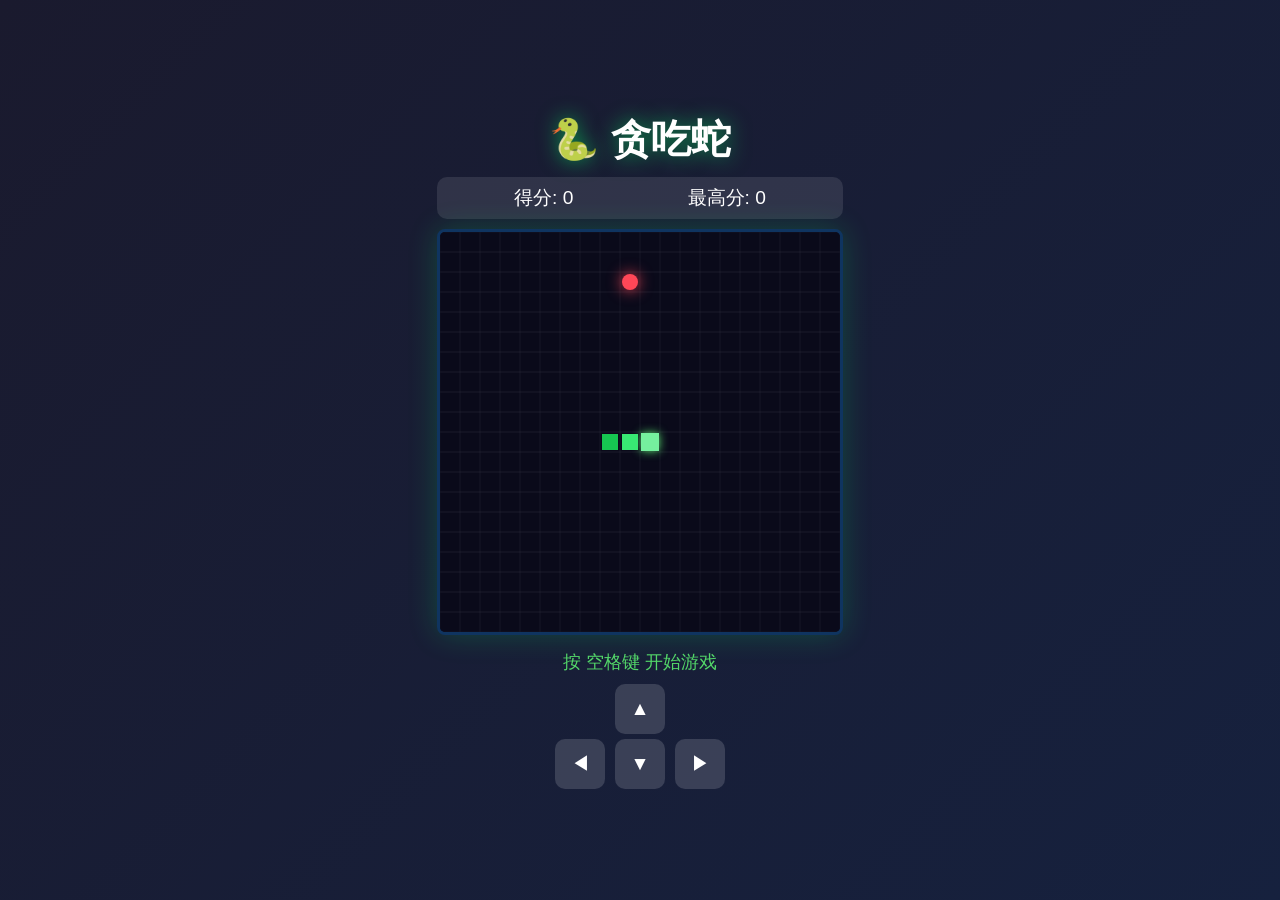
<file: snake_game/index.html>
<!DOCTYPE html>
<html lang="zh-CN">
<head>
    <meta charset="UTF-8">
    <meta name="viewport" content="width=device-width, initial-scale=1.0">
    <title>贪吃蛇 - Snake Game</title>
    <link rel="stylesheet" href="style.css">
</head>
<body>
    <div class="game-container">
        <h1>🐍 贪吃蛇</h1>
        <div class="score-board">
            <span>得分: <span id="score">0</span></span>
            <span>最高分: <span id="highScore">0</span></span>
        </div>
        <canvas id="gameCanvas" width="400" height="400"></canvas>
        <div class="controls">
            <p id="message">按 空格键 开始游戏</p>
            <div class="mobile-controls">
                <button class="ctrl-btn" id="btnUp">▲</button>
                <div class="ctrl-row">
                    <button class="ctrl-btn" id="btnLeft">◀</button>
                    <button class="ctrl-btn" id="btnDown">▼</button>
                    <button class="ctrl-btn" id="btnRight">▶</button>
                </div>
            </div>
        </div>
    </div>
    <script src="game.js"></script>
</body>
</html>
</file>
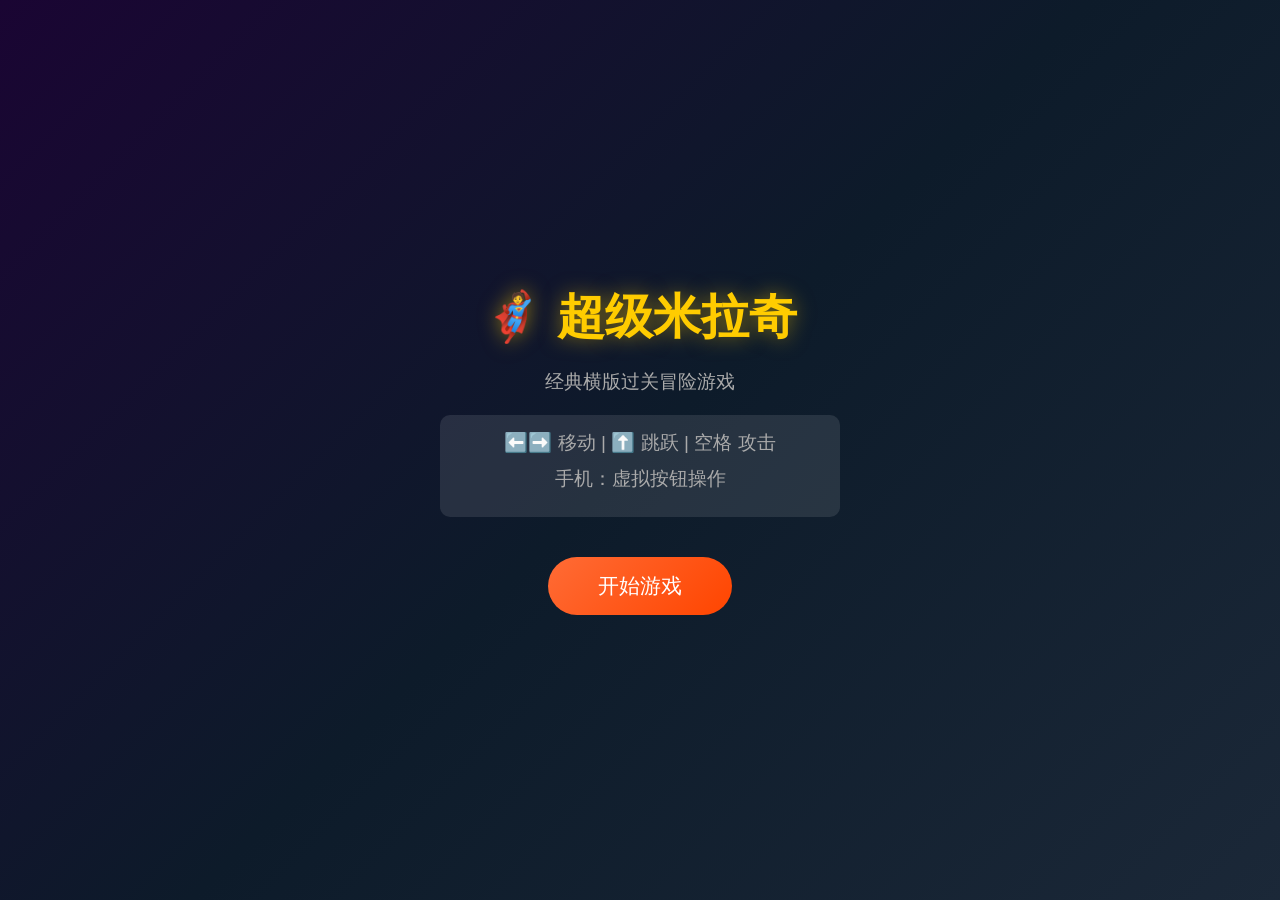
<file: super_miraqi/index.html>
<!DOCTYPE html>
<html lang="zh-CN">
<head>
    <meta charset="UTF-8">
    <meta name="viewport" content="width=device-width, initial-scale=1.0">
    <title>超级米拉奇 - Super Miraqi</title>
    <link rel="stylesheet" href="style.css">
</head>
<body>
    <div id="game-container">
        <div id="start-screen" class="screen">
            <h1>🦸 超级米拉奇</h1>
            <p>经典横版过关冒险游戏</p>
            <div class="controls-info">
                <p>⬅️➡️ 移动 | ⬆️ 跳跃 | 空格 攻击</p>
                <p>手机：虚拟按钮操作</p>
            </div>
            <button id="start-btn" onclick="startGame()">开始游戏</button>
        </div>
        <div id="game-screen" class="screen" style="display:none;">
            <div id="hud">
                <div id="hp-bar">
                    <span>❤️ HP:</span>
                    <div id="hp-container"><div id="hp-fill"></div></div>
                </div>
                <div id="score-display">⭐ <span id="score">0</span></div>
                <div id="level-display">关卡: <span id="level">1</span></div>
            </div>
            <canvas id="gameCanvas"></canvas>
            <div id="mobile-controls">
                <div class="ctrl-left">
                    <button id="btn-left" class="ctrl-btn">⬅️</button>
                    <button id="btn-right" class="ctrl-btn">➡️</button>
                </div>
                <div class="ctrl-right">
                    <button id="btn-jump" class="ctrl-btn">⬆️</button>
                    <button id="btn-attack" class="ctrl-btn">⚔️</button>
                </div>
            </div>
        </div>
        <div id="gameover-screen" class="screen" style="display:none;">
            <h1>游戏结束</h1>
            <p>得分: <span id="final-score">0</span></p>
            <p>到达关卡: <span id="final-level">1</span></p>
            <button onclick="startGame()">重新开始</button>
        </div>
        <div id="win-screen" class="screen" style="display:none;">
            <h1>🎉 恭喜通关！</h1>
            <p>总得分: <span id="win-score">0</span></p>
            <button onclick="startGame()">再玩一次</button>
        </div>
    </div>
    <script src="game.js"></script>
</body>
</html>
</file>
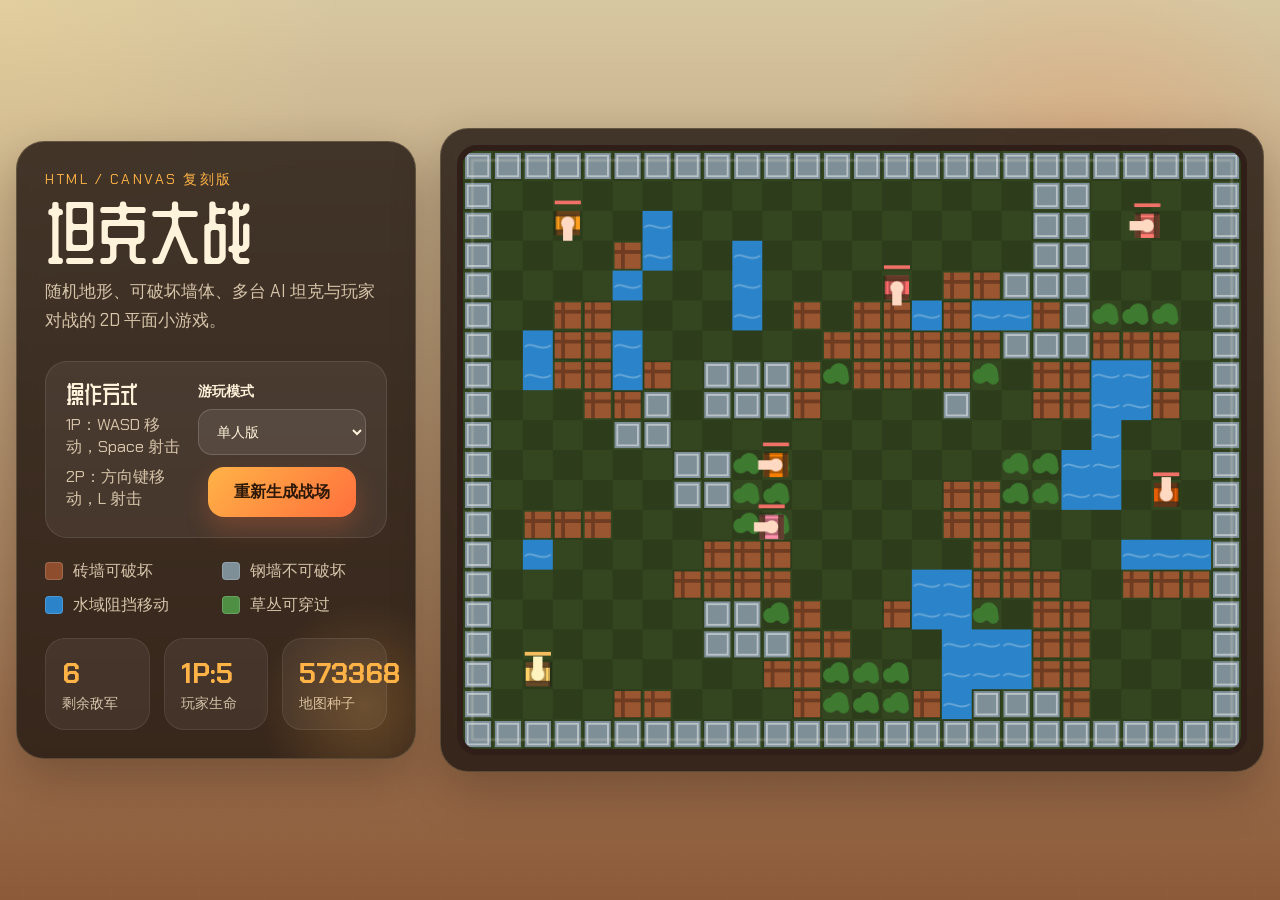
<file: tank_world/index.html>
<!DOCTYPE html>
<html lang="zh-CN">
<head>
    <meta charset="UTF-8">
    <meta name="viewport" content="width=device-width, initial-scale=1.0">
    <title>坦克大战</title>
    <link rel="preconnect" href="https://fonts.googleapis.com">
    <link rel="preconnect" href="https://fonts.gstatic.com" crossorigin>
    <link href="https://fonts.googleapis.com/css2?family=ZCOOL+QingKe+HuangYou&family=Chakra+Petch:wght@400;500;600;700&display=swap" rel="stylesheet">
    <link rel="stylesheet" href="styles.css">
</head>
<body>
    <main class="shell">
        <section class="hero-panel">
            <p class="eyebrow">HTML / Canvas 复刻版</p>
            <h1>坦克大战</h1>
            <p class="lead">随机地形、可破坏墙体、多台 AI 坦克与玩家对战的 2D 平面小游戏。</p>

            <div class="controls-card">
                <div>
                    <h2>操作方式</h2>
                    <p>1P：WASD 移动，Space 射击</p>
                    <p>2P：方向键移动，L 射击</p>
                </div>
                <div class="action-group">
                    <label class="mode-picker" for="modeSelect">
                        <span>游玩模式</span>
                        <select id="modeSelect">
                            <option value="single">单人版</option>
                            <option value="coop">双人版</option>
                        </select>
                    </label>
                    <button id="restartButton" type="button">重新生成战场</button>
                </div>
            </div>

            <div class="legend">
                <span><i class="tile tile-brick"></i>砖墙可破坏</span>
                <span><i class="tile tile-steel"></i>钢墙不可破坏</span>
                <span><i class="tile tile-water"></i>水域阻挡移动</span>
                <span><i class="tile tile-bush"></i>草丛可穿过</span>
            </div>

            <div class="status-grid">
                <article>
                    <strong id="enemyCount">0</strong>
                    <span>剩余敌军</span>
                </article>
                <article>
                    <strong id="playerHp">0</strong>
                    <span id="playerHpText">玩家生命</span>
                </article>
                <article>
                    <strong id="terrainSeed">0000</strong>
                    <span>地图种子</span>
                </article>
            </div>
        </section>

        <section class="game-panel">
            <canvas id="gameCanvas" width="832" height="640" aria-label="坦克大战游戏画布"></canvas>
            <div id="messageOverlay" class="message-overlay hidden"></div>
        </section>
    </main>

    <script src="game.js"></script>
</body>
</html>
</file>
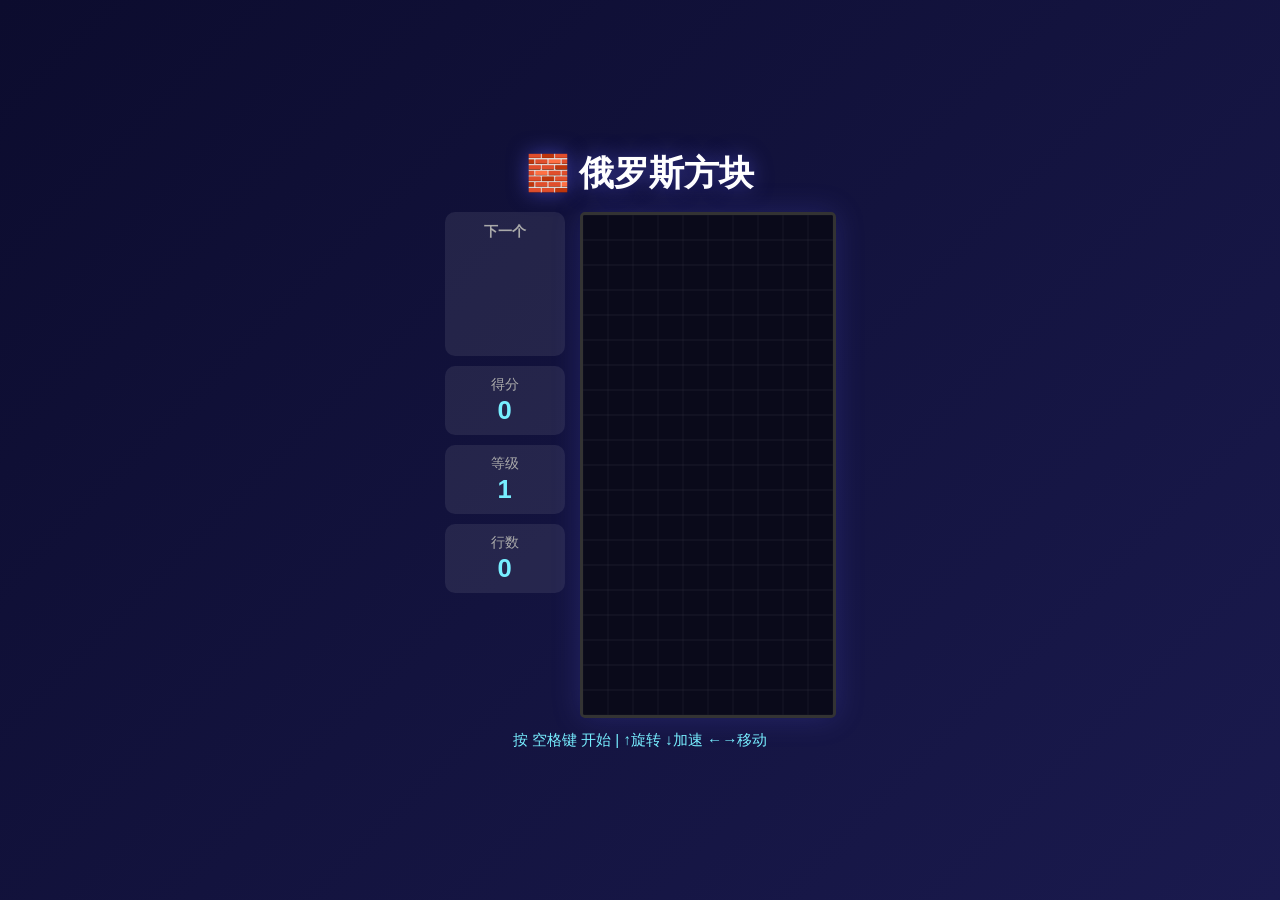
<file: tetris_game/index.html>
<!DOCTYPE html>
<html lang="zh-CN">
<head>
    <meta charset="UTF-8">
    <meta name="viewport" content="width=device-width, initial-scale=1.0">
    <title>俄罗斯方块 - Tetris</title>
    <link rel="stylesheet" href="style.css">
</head>
<body>
    <div class="game-container">
        <h1>🧱 俄罗斯方块</h1>
        <div class="game-area">
            <div class="side-panel">
                <div class="panel-box">
                    <h3>下一个</h3>
                    <canvas id="nextCanvas" width="100" height="100"></canvas>
                </div>
                <div class="panel-box">
                    <p>得分</p><p class="val" id="score">0</p>
                </div>
                <div class="panel-box">
                    <p>等级</p><p class="val" id="level">1</p>
                </div>
                <div class="panel-box">
                    <p>行数</p><p class="val" id="lines">0</p>
                </div>
            </div>
            <canvas id="gameCanvas" width="250" height="500"></canvas>
        </div>
        <p id="message">按 空格键 开始 | ↑旋转 ↓加速 ←→移动</p>
    </div>
    <script src="game.js"></script>
</body>
</html>
</file>
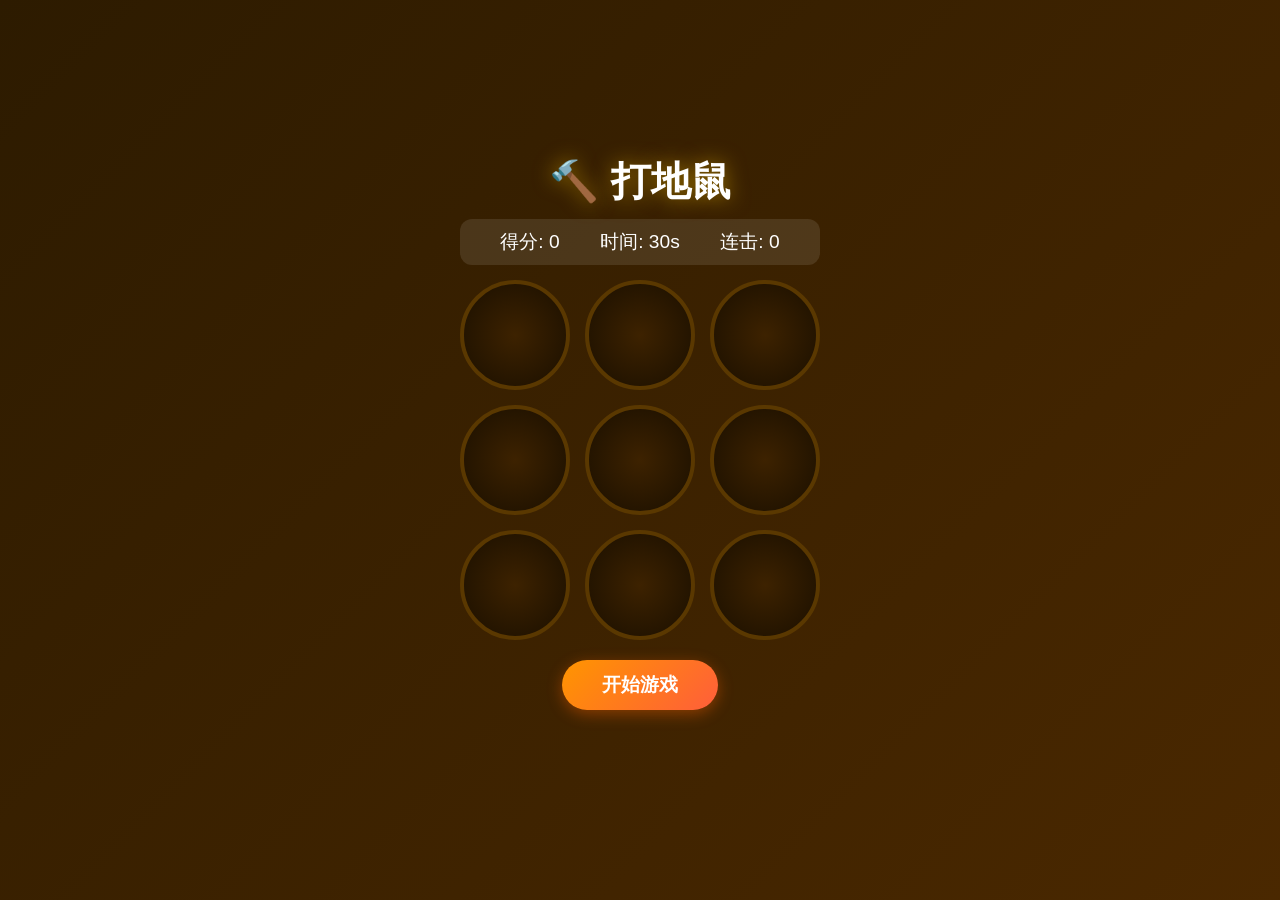
<file: whack_a_mole/index.html>
<!DOCTYPE html>
<html lang="zh-CN">
<head>
    <meta charset="UTF-8">
    <meta name="viewport" content="width=device-width, initial-scale=1.0">
    <title>打地鼠 - Whack a Mole</title>
    <link rel="stylesheet" href="style.css">
</head>
<body>
    <div class="game-container">
        <h1>🔨 打地鼠</h1>
        <div class="info-bar">
            <span>得分: <span id="score">0</span></span>
            <span>时间: <span id="timer">30</span>s</span>
            <span>连击: <span id="combo">0</span></span>
        </div>
        <div class="grid" id="grid"></div>
        <button id="startBtn">开始游戏</button>
        <p id="message"></p>
    </div>
    <script src="game.js"></script>
</body>
</html>
</file>
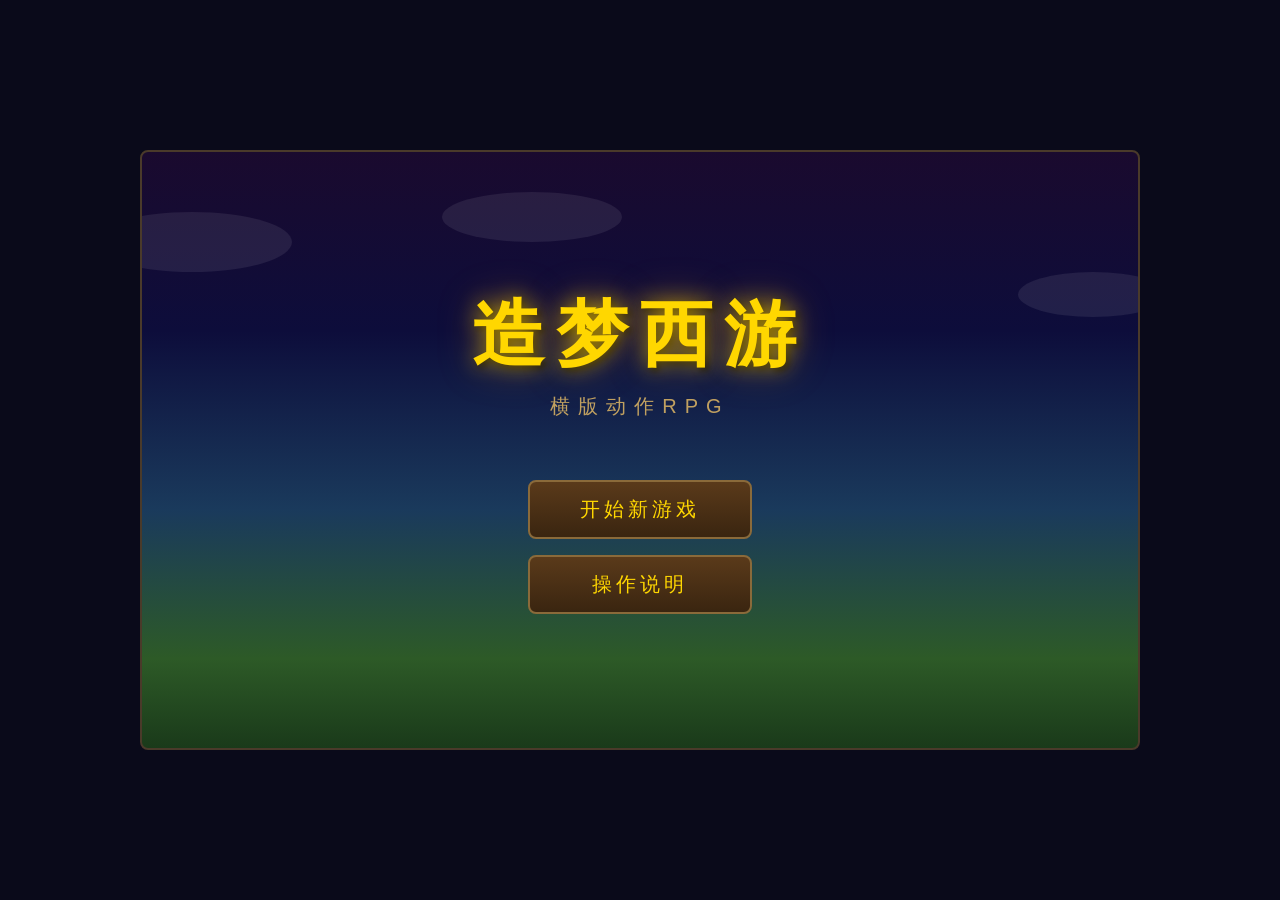
<file: zaomeng_sample/index.html>
<!DOCTYPE html>
<html lang="zh-CN">
<head>
    <meta charset="UTF-8">
    <meta name="viewport" content="width=device-width, initial-scale=1.0">
    <title>造梦西游 - 横版动作RPG</title>
    <link rel="stylesheet" href="style.css">
</head>
<body>
    <!-- 主菜单 -->
    <div id="main-menu" class="screen active">
        <div class="menu-bg">
            <div class="cloud cloud1"></div>
            <div class="cloud cloud2"></div>
            <div class="cloud cloud3"></div>
            <h1 class="game-title">造梦西游</h1>
            <p class="subtitle">横版动作RPG</p>
            <div class="menu-buttons">
                <button id="btn-new-game" class="menu-btn">开始新游戏</button>
                <button id="btn-load-game" class="menu-btn">继续游戏</button>
                <button id="btn-help" class="menu-btn">操作说明</button>
            </div>
        </div>
    </div>

    <!-- 角色选择 -->
    <div id="char-select" class="screen">
        <h2>选择角色</h2>
        <div class="char-list">
            <div class="char-card" data-char="wukong">
                <div class="char-avatar wukong-avatar">悟空</div>
                <h3>孙悟空</h3>
                <p>攻击力: ★★★★★</p>
                <p>防御力: ★★★☆☆</p>
                <p>速度:　 ★★★★☆</p>
                <p class="char-desc">齐天大圣，七十二变，金箍棒横扫千军</p>
            </div>
            <div class="char-card" data-char="bajie">
                <div class="char-avatar bajie-avatar">八戒</div>
                <h3>猪八戒</h3>
                <p>攻击力: ★★★★☆</p>
                <p>防御力: ★★★★★</p>
                <p>速度:　 ★★☆☆☆</p>
                <p class="char-desc">天蓬元帅，钉耙无敌，血厚防高</p>
            </div>
            <div class="char-card" data-char="wujing">
                <div class="char-avatar wujing-avatar">悟净</div>
                <h3>沙悟净</h3>
                <p>攻击力: ★★★☆☆</p>
                <p>防御力: ★★★★☆</p>
                <p>速度:　 ★★★☆☆</p>
                <p class="char-desc">卷帘大将，降妖宝杖，攻守均衡</p>
            </div>
            <div class="char-card" data-char="tangseng">
                <div class="char-avatar tangseng-avatar">唐僧</div>
                <h3>唐三藏</h3>
                <p>攻击力: ★★☆☆☆</p>
                <p>防御力: ★★☆☆☆</p>
                <p>速度:　 ★★★☆☆</p>
                <p class="char-desc">金蝉转世，法力无边，远程法术攻击</p>
            </div>
        </div>
        <button id="btn-back-menu" class="menu-btn back-btn">返回</button>
    </div>

    <!-- 操作说明 -->
    <div id="help-screen" class="screen">
        <h2>操作说明</h2>
        <div class="help-content">
            <div class="help-section">
                <h3>基本操作</h3>
                <p>← → (A/D) : 移动</p>
                <p>↑ (W) : 跳跃</p>
                <p>J : 普通攻击</p>
                <p>K : 技能攻击</p>
                <p>L : 必杀技（需满怒气）</p>
            </div>
            <div class="help-section">
                <h3>游戏目标</h3>
                <p>消灭各关卡敌人，击败Boss，收集装备升级角色</p>
                <p>每关击败所有敌人后出现Boss</p>
                <p>击败Boss后进入下一关</p>
            </div>
            <div class="help-section">
                <h3>系统说明</h3>
                <p>ESC : 暂停/菜单</p>
                <p>游戏进度自动保存</p>
                <p>击杀怪物获得经验和金币</p>
            </div>
        </div>
        <button id="btn-back-help" class="menu-btn back-btn">返回</button>
    </div>

    <!-- 游戏画面 -->
    <div id="game-screen" class="screen">
        <canvas id="gameCanvas" width="1000" height="600"></canvas>
        <!-- HUD -->
        <div id="game-hud">
            <div class="hud-left">
                <div class="hud-char-info">
                    <span id="hud-char-name">孙悟空</span>
                    <span id="hud-level">Lv.1</span>
                </div>
                <div class="bar-container">
                    <div class="bar hp-bar" id="hp-bar"></div>
                    <span class="bar-text" id="hp-text">100/100</span>
                </div>
                <div class="bar-container">
                    <div class="bar mp-bar" id="mp-bar"></div>
                    <span class="bar-text" id="mp-text">50/50</span>
                </div>
                <div class="bar-container">
                    <div class="bar rage-bar" id="rage-bar"></div>
                    <span class="bar-text" id="rage-text">0/100</span>
                </div>
                <div class="bar-container exp-container">
                    <div class="bar exp-bar" id="exp-bar"></div>
                    <span class="bar-text" id="exp-text">0/100</span>
                </div>
            </div>
            <div class="hud-center">
                <span id="stage-name">第一关：花果山</span>
            </div>
            <div class="hud-right">
                <span id="hud-gold">💰 0</span>
                <span id="hud-score">得分: 0</span>
            </div>
        </div>
        <!-- 技能栏 -->
        <div id="skill-bar">
            <div class="skill-slot" id="skill-j">
                <span class="skill-key">J</span>
                <span class="skill-name">攻击</span>
            </div>
            <div class="skill-slot" id="skill-k">
                <span class="skill-key">K</span>
                <span class="skill-name">技能</span>
                <div class="skill-cd" id="skill-k-cd"></div>
            </div>
            <div class="skill-slot" id="skill-l">
                <span class="skill-key">L</span>
                <span class="skill-name">必杀</span>
                <div class="skill-cd" id="skill-l-cd"></div>
            </div>
        </div>
        <!-- Boss血条 -->
        <div id="boss-hp-container" class="hidden">
            <span id="boss-name">BOSS</span>
            <div class="bar-container boss-bar-container">
                <div class="bar boss-hp-bar" id="boss-hp-bar"></div>
                <span class="bar-text" id="boss-hp-text">100/100</span>
            </div>
        </div>
    </div>

    <!-- 暂停菜单 -->
    <div id="pause-menu" class="overlay hidden">
        <div class="overlay-content">
            <h2>游戏暂停</h2>
            <button class="menu-btn" id="btn-resume">继续游戏</button>
            <button class="menu-btn" id="btn-inventory">背包装备</button>
            <button class="menu-btn" id="btn-save">保存游戏</button>
            <button class="menu-btn" id="btn-quit">返回主菜单</button>
        </div>
    </div>

    <!-- 背包界面 -->
    <div id="inventory-screen" class="overlay hidden">
        <div class="overlay-content inventory-content">
            <h2>背包装备</h2>
            <div class="inv-layout">
                <div class="inv-stats">
                    <h3>角色属性</h3>
                    <p>等级: <span id="inv-level">1</span></p>
                    <p>攻击力: <span id="inv-atk">10</span></p>
                    <p>防御力: <span id="inv-def">5</span></p>
                    <p>生命值: <span id="inv-hp">100</span></p>
                    <p>法力值: <span id="inv-mp">50</span></p>
                    <p>暴击率: <span id="inv-crit">5%</span></p>
                    <p>金币: <span id="inv-gold">0</span></p>
                </div>
                <div class="inv-equip">
                    <h3>已装备</h3>
                    <div class="equip-slot" data-slot="weapon">
                        <span class="slot-label">武器</span>
                        <span class="slot-item" id="equip-weapon">无</span>
                    </div>
                    <div class="equip-slot" data-slot="armor">
                        <span class="slot-label">防具</span>
                        <span class="slot-item" id="equip-armor">无</span>
                    </div>
                    <div class="equip-slot" data-slot="accessory">
                        <span class="slot-label">饰品</span>
                        <span class="slot-item" id="equip-accessory">无</span>
                    </div>
                </div>
                <div class="inv-bag">
                    <h3>背包物品</h3>
                    <div id="inv-items" class="inv-items-grid"></div>
                </div>
            </div>
            <button class="menu-btn back-btn" id="btn-close-inv">关闭</button>
        </div>
    </div>

    <!-- 关卡过渡 -->
    <div id="stage-clear" class="overlay hidden">
        <div class="overlay-content">
            <h2 id="clear-title">关卡通过！</h2>
            <div id="clear-rewards"></div>
            <button class="menu-btn" id="btn-next-stage">下一关</button>
        </div>
    </div>

    <!-- 游戏结束 -->
    <div id="game-over" class="overlay hidden">
        <div class="overlay-content">
            <h2>战败</h2>
            <p>你在战斗中倒下了...</p>
            <button class="menu-btn" id="btn-retry">重新挑战</button>
            <button class="menu-btn" id="btn-go-menu">返回主菜单</button>
        </div>
    </div>

    <!-- 升级提示 -->
    <div id="level-up-notice" class="overlay hidden">
        <div class="overlay-content level-up-content">
            <h2>🎉 升级！</h2>
            <p id="level-up-text">达到 Lv.2</p>
            <p id="level-up-stats"></p>
            <button class="menu-btn" id="btn-level-ok">确定</button>
        </div>
    </div>

    <script src="game.js"></script>
</body>
</html>
</file>
<file: aircraft_battle/style.css>
* { margin: 0; padding: 0; box-sizing: border-box; }
body {
    background: linear-gradient(135deg, #0a0a2a, #001030);
    display: flex; justify-content: center; align-items: center;
    min-height: 100vh; font-family: 'Arial', sans-serif; color: #fff;
}
.game-container { text-align: center; }
h1 { font-size: 2.2rem; margin-bottom: 10px; text-shadow: 0 0 20px rgba(0,150,255,0.5); }
.info-bar {
    display: flex; justify-content: space-around; margin-bottom: 10px;
    font-size: 1.1rem; background: rgba(255,255,255,0.1); padding: 8px 20px;
    border-radius: 10px;
}
canvas {
    border: 2px solid #1a3a6a; border-radius: 8px; background: #050520;
    display: block; margin: 0 auto;
    box-shadow: 0 0 30px rgba(0,100,255,0.3);
}
#message { margin-top: 12px; font-size: 0.95rem; color: #5af; }
</file>
<file: chaotic_gunbattle/style.css>
* {
    margin: 0;
    padding: 0;
    box-sizing: border-box;
}

body {
    background: #0a0a0a;
    display: flex;
    justify-content: center;
    align-items: center;
    min-height: 100vh;
    font-family: 'Microsoft YaHei', sans-serif;
    overflow: hidden;
    cursor: crosshair;
}

#game-container {
    position: relative;
    width: 800px;
    max-width: 100vw;
}

.screen {
    text-align: center;
    color: #fff;
}

#start-screen h1 {
    font-size: 3em;
    color: #ff4444;
    text-shadow: 0 0 30px rgba(255, 68, 68, 0.6);
    margin-bottom: 15px;
}

#start-screen p {
    font-size: 1.1em;
    color: #aaa;
    margin-bottom: 10px;
}

.controls-info {
    background: rgba(255,68,68,0.1);
    border: 1px solid rgba(255,68,68,0.3);
    border-radius: 10px;
    padding: 15px;
    margin: 20px auto;
    max-width: 400px;
}

.controls-info p {
    font-size: 0.95em;
    color: #ccc;
}

button {
    background: linear-gradient(135deg, #ff4444, #cc0000);
    color: white;
    border: none;
    padding: 15px 50px;
    font-size: 1.3em;
    border-radius: 5px;
    cursor: pointer;
    margin-top: 20px;
    text-transform: uppercase;
    letter-spacing: 2px;
    transition: transform 0.2s, box-shadow 0.2s;
}

button:hover {
    transform: scale(1.05);
    box-shadow: 0 0 25px rgba(255, 68, 68, 0.6);
}

#game-screen {
    position: relative;
}

#hud {
    display: flex;
    justify-content: space-between;
    align-items: center;
    padding: 8px 15px;
    background: rgba(0,0,0,0.85);
    border-bottom: 2px solid #ff4444;
    color: #fff;
    font-size: 0.95em;
    font-weight: bold;
}

canvas {
    display: block;
    background: #1a1a2e;
    width: 800px;
    max-width: 100vw;
}

#reload-bar {
    position: absolute;
    bottom: 60px;
    left: 50%;
    transform: translateX(-50%);
    width: 200px;
    height: 20px;
    background: rgba(0,0,0,0.7);
    border: 1px solid #ff4444;
    border-radius: 3px;
    overflow: hidden;
}

#reload-fill {
    width: 0%;
    height: 100%;
    background: #ff4444;
    transition: width 0.05s linear;
}

#reload-bar span {
    position: absolute;
    width: 100%;
    text-align: center;
    color: #fff;
    font-size: 0.8em;
    line-height: 20px;
    top: 0;
    left: 0;
}

#gameover-screen h1 {
    font-size: 3em;
    color: #ff4444;
    margin-bottom: 20px;
}

#gameover-screen p {
    font-size: 1.3em;
    color: #ccc;
    margin-bottom: 10px;
}
</file>
<file: crazy_stickman/style.css>
* {
    margin: 0;
    padding: 0;
    box-sizing: border-box;
}

body {
    background: linear-gradient(180deg, #1a1a2e 0%, #16213e 50%, #0f3460 100%);
    display: flex;
    justify-content: center;
    align-items: center;
    min-height: 100vh;
    font-family: 'Microsoft YaHei', sans-serif;
    overflow: hidden;
}

#game-container {
    position: relative;
    width: 800px;
    max-width: 100vw;
}

.screen { text-align: center; color: #fff; }

#start-screen h1 {
    font-size: 3em;
    color: #ff9800;
    text-shadow: 0 0 25px rgba(255, 152, 0, 0.5);
    margin-bottom: 15px;
}

#start-screen p { font-size: 1.2em; color: #aaa; margin-bottom: 20px; }

.mode-select {
    display: flex;
    justify-content: center;
    gap: 20px;
    margin-bottom: 20px;
}

.mode-select button {
    padding: 15px 30px;
    font-size: 1.1em;
}

button {
    background: linear-gradient(135deg, #ff9800, #e65100);
    color: white;
    border: none;
    padding: 12px 40px;
    font-size: 1.2em;
    border-radius: 8px;
    cursor: pointer;
    transition: transform 0.2s, box-shadow 0.2s;
}

button:hover {
    transform: scale(1.05);
    box-shadow: 0 0 20px rgba(255, 152, 0, 0.5);
}

.controls-info {
    display: flex;
    justify-content: center;
    gap: 40px;
    margin-top: 20px;
}

.ctrl-col {
    background: rgba(255,255,255,0.05);
    border: 1px solid rgba(255,255,255,0.1);
    border-radius: 10px;
    padding: 15px 25px;
    text-align: left;
}

.ctrl-col h3 { color: #ff9800; margin-bottom: 8px; }
.ctrl-col p { font-size: 0.9em; color: #ccc; }

#hud {
    display: flex;
    justify-content: space-between;
    align-items: center;
    padding: 10px 20px;
    background: rgba(0,0,0,0.8);
    border-radius: 10px 10px 0 0;
}

#p1-info, #p2-info {
    display: flex;
    align-items: center;
    gap: 10px;
    flex: 1;
}

#p2-info { justify-content: flex-end; }

.p-name { color: #fff; font-weight: bold; font-size: 1.1em; }

.hp-bar {
    width: 200px;
    height: 18px;
    background: #333;
    border-radius: 9px;
    overflow: hidden;
    border: 2px solid #555;
}

.hp-fill {
    height: 100%;
    width: 100%;
    transition: width 0.2s;
    border-radius: 7px;
}

.hp-fill.blue { background: linear-gradient(90deg, #1565C0, #42A5F5); }
.hp-fill.red { background: linear-gradient(90deg, #E53935, #EF5350); }

#round-info {
    text-align: center;
    min-width: 120px;
}

#round-text { display: block; color: #ff9800; font-size: 0.9em; }

#timer {
    font-size: 2em;
    font-weight: bold;
    color: #fff;
}

canvas {
    display: block;
    background: linear-gradient(180deg, #1a1a2e, #0f3460);
    width: 800px;
    max-width: 100vw;
    border-radius: 0 0 10px 10px;
}

#result-screen h1 {
    font-size: 3em;
    color: #ff9800;
    margin-bottom: 15px;
}

#result-screen p {
    font-size: 1.3em;
    color: #ccc;
    margin-bottom: 20px;
}
</file>
<file: game_2048/style.css>
* { margin: 0; padding: 0; box-sizing: border-box; }
body {
    background: linear-gradient(135deg, #faf8ef, #eee4da);
    display: flex; justify-content: center; align-items: center;
    min-height: 100vh; font-family: 'Arial', sans-serif;
}
.game-container { text-align: center; }
h1 { font-size: 3rem; color: #776e65; margin-bottom: 10px; font-weight: bold; }
.info-bar {
    display: flex; justify-content: space-around; margin-bottom: 15px;
    font-size: 1.1rem; color: #776e65;
}
.info-bar span { background: #bbada0; color: #fff; padding: 8px 20px; border-radius: 8px; }
.board {
    display: grid; grid-template-columns: repeat(4, 85px); gap: 10px;
    background: #bbada0; padding: 12px; border-radius: 10px;
    margin: 0 auto; width: fit-content;
    box-shadow: 0 10px 30px rgba(0,0,0,0.15);
}
.tile {
    width: 85px; height: 85px; border-radius: 6px;
    display: flex; justify-content: center; align-items: center;
    font-weight: bold; font-size: 1.8rem;
    transition: all 0.12s ease;
}
.tile-0 { background: rgba(238,228,218,0.35); }
.tile-2 { background: #eee4da; color: #776e65; }
.tile-4 { background: #ede0c8; color: #776e65; }
.tile-8 { background: #f2b179; color: #f9f6f2; }
.tile-16 { background: #f59563; color: #f9f6f2; }
.tile-32 { background: #f67c5f; color: #f9f6f2; }
.tile-64 { background: #f65e3b; color: #f9f6f2; }
.tile-128 { background: #edcf72; color: #f9f6f2; font-size: 1.5rem; }
.tile-256 { background: #edcc61; color: #f9f6f2; font-size: 1.5rem; }
.tile-512 { background: #edc850; color: #f9f6f2; font-size: 1.5rem; }
.tile-1024 { background: #edc53f; color: #f9f6f2; font-size: 1.2rem; }
.tile-2048 { background: #edc22e; color: #f9f6f2; font-size: 1.2rem; text-shadow: 0 0 10px rgba(255,255,255,0.5); }
.tile-super { background: #3c3a32; color: #f9f6f2; font-size: 1rem; }
#newGameBtn {
    margin-top: 15px; padding: 10px 30px; font-size: 1.1rem;
    border: none; border-radius: 8px; cursor: pointer;
    background: #8f7a66; color: #f9f6f2; font-weight: bold;
    transition: background 0.3s;
}
#newGameBtn:hover { background: #9f8b77; }
#message { margin-top: 10px; font-size: 0.95rem; color: #776e65; min-height: 1.5em; }
@keyframes pop { 0% { transform: scale(0); } 50% { transform: scale(1.1); } 100% { transform: scale(1); } }
.tile-new { animation: pop 0.2s ease; }
</file>
<file: gold_miner/style.css>
* {
    margin: 0;
    padding: 0;
    box-sizing: border-box;
}

body {
    background: linear-gradient(180deg, #3E2723 0%, #1B0000 100%);
    display: flex;
    justify-content: center;
    align-items: center;
    min-height: 100vh;
    font-family: 'Microsoft YaHei', sans-serif;
    overflow: hidden;
}

#game-container {
    position: relative;
    width: 800px;
    max-width: 100vw;
}

.screen { text-align: center; color: #fff; }

#start-screen h1 {
    font-size: 3em;
    color: #FFD700;
    text-shadow: 2px 2px 0 #B8860B, 0 0 30px rgba(255,215,0,0.4);
    margin-bottom: 15px;
}

#start-screen p { font-size: 1.1em; color: #ccc; margin-bottom: 15px; }

.controls-info {
    background: rgba(255,215,0,0.1);
    border: 1px solid rgba(255,215,0,0.2);
    border-radius: 10px;
    padding: 15px;
    margin: 15px auto;
    max-width: 400px;
}

.controls-info p { font-size: 0.95em; color: #ddd; }

button {
    background: linear-gradient(135deg, #FFD700, #B8860B);
    color: #3E2723;
    border: none;
    padding: 15px 50px;
    font-size: 1.3em;
    font-weight: bold;
    border-radius: 8px;
    cursor: pointer;
    margin-top: 15px;
    transition: transform 0.2s, box-shadow 0.2s;
}

button:hover {
    transform: scale(1.05);
    box-shadow: 0 0 25px rgba(255,215,0,0.5);
}

#hud {
    display: flex;
    justify-content: space-between;
    padding: 10px 20px;
    background: rgba(0,0,0,0.8);
    border-radius: 10px 10px 0 0;
    color: #FFD700;
    font-size: 1em;
    font-weight: bold;
}

canvas {
    display: block;
    width: 800px;
    max-width: 100vw;
    border-radius: 0 0 10px 10px;
}

#level-clear h1 { color: #FFD700; font-size: 2.5em; margin-bottom: 15px; }
#level-clear p { font-size: 1.3em; color: #ccc; margin-bottom: 15px; }

#gameover-screen h1 { color: #ff4444; font-size: 2.5em; margin-bottom: 15px; }
#gameover-screen p { font-size: 1.2em; color: #ccc; margin-bottom: 8px; }
</file>
<file: poop_superman/style.css>
* {
    margin: 0;
    padding: 0;
    box-sizing: border-box;
}

body {
    background: linear-gradient(180deg, #87CEEB 0%, #E0F7FA 100%);
    display: flex;
    justify-content: center;
    align-items: center;
    min-height: 100vh;
    font-family: 'Microsoft YaHei', sans-serif;
    overflow: hidden;
}

#game-container {
    position: relative;
    width: 800px;
    max-width: 100vw;
}

.screen { text-align: center; color: #333; }

#start-screen h1 {
    font-size: 3.5em;
    color: #8B4513;
    text-shadow: 2px 2px 0 #D2691E, 0 0 20px rgba(139,69,19,0.3);
    margin-bottom: 15px;
}

#start-screen p { font-size: 1.1em; color: #666; margin-bottom: 15px; }

.controls-info {
    background: rgba(139,69,19,0.1);
    border: 1px solid rgba(139,69,19,0.2);
    border-radius: 12px;
    padding: 15px;
    margin: 15px auto;
    max-width: 420px;
}

.controls-info p { font-size: 0.95em; color: #555; }

button {
    background: linear-gradient(135deg, #8B4513, #D2691E);
    color: white;
    border: none;
    padding: 15px 50px;
    font-size: 1.3em;
    border-radius: 30px;
    cursor: pointer;
    margin-top: 15px;
    transition: transform 0.2s, box-shadow 0.2s;
}

button:hover {
    transform: scale(1.05);
    box-shadow: 0 0 20px rgba(139,69,19,0.4);
}

#hud {
    display: flex;
    justify-content: space-between;
    padding: 8px 20px;
    background: rgba(0,0,0,0.6);
    border-radius: 10px 10px 0 0;
    color: #fff;
    font-size: 1em;
    font-weight: bold;
}

canvas {
    display: block;
    width: 800px;
    max-width: 100vw;
    border-radius: 0 0 10px 10px;
}

#gameover-screen h1 {
    font-size: 2.5em;
    color: #8B4513;
    margin-bottom: 15px;
}

#gameover-screen p {
    font-size: 1.2em;
    color: #555;
    margin-bottom: 8px;
}
</file>
<file: snake_game/style.css>
* { margin: 0; padding: 0; box-sizing: border-box; }
body {
    background: linear-gradient(135deg, #1a1a2e, #16213e);
    display: flex; justify-content: center; align-items: center;
    min-height: 100vh; font-family: 'Arial', sans-serif; color: #fff;
}
.game-container { text-align: center; }
h1 { font-size: 2.5rem; margin-bottom: 10px; text-shadow: 0 0 20px rgba(0,255,100,0.5); }
.score-board {
    display: flex; justify-content: space-around; margin-bottom: 10px;
    font-size: 1.2rem; background: rgba(255,255,255,0.1); padding: 8px 20px;
    border-radius: 10px;
}
canvas {
    border: 3px solid #0f3460; border-radius: 8px;
    background: #0a0a1a; display: block; margin: 0 auto;
    box-shadow: 0 0 30px rgba(0,255,100,0.2);
}
.controls { margin-top: 15px; }
#message { font-size: 1.1rem; color: #53d769; margin-bottom: 10px; }
.mobile-controls { display: flex; flex-direction: column; align-items: center; gap: 5px; }
.ctrl-row { display: flex; gap: 10px; }
.ctrl-btn {
    width: 50px; height: 50px; font-size: 1.2rem; border: none;
    border-radius: 10px; background: rgba(255,255,255,0.15); color: #fff;
    cursor: pointer; transition: background 0.2s;
}
.ctrl-btn:active { background: rgba(0,255,100,0.4); }
</file>
<file: super_miraqi/style.css>
* {
    margin: 0;
    padding: 0;
    box-sizing: border-box;
}

body {
    background: linear-gradient(135deg, #1a0533 0%, #0d1b2a 50%, #1b2838 100%);
    display: flex;
    justify-content: center;
    align-items: center;
    min-height: 100vh;
    font-family: 'Microsoft YaHei', sans-serif;
    overflow: hidden;
}

#game-container {
    position: relative;
    width: 800px;
    max-width: 100vw;
}

.screen {
    text-align: center;
    color: #fff;
}

#start-screen h1 {
    font-size: 3em;
    color: #ffcc00;
    text-shadow: 0 0 20px rgba(255, 204, 0, 0.5);
    margin-bottom: 20px;
}

#start-screen p {
    font-size: 1.2em;
    color: #aaa;
    margin-bottom: 10px;
}

.controls-info {
    background: rgba(255,255,255,0.1);
    border-radius: 10px;
    padding: 15px;
    margin: 20px auto;
    max-width: 400px;
}

.controls-info p {
    font-size: 0.95em;
    color: #ccc;
}

button {
    background: linear-gradient(135deg, #ff6b35, #ff4500);
    color: white;
    border: none;
    padding: 15px 50px;
    font-size: 1.3em;
    border-radius: 30px;
    cursor: pointer;
    margin-top: 20px;
    transition: transform 0.2s, box-shadow 0.2s;
}

button:hover {
    transform: scale(1.05);
    box-shadow: 0 0 20px rgba(255, 69, 0, 0.5);
}

#game-screen {
    position: relative;
}

#hud {
    display: flex;
    justify-content: space-between;
    align-items: center;
    padding: 8px 15px;
    background: rgba(0,0,0,0.7);
    border-radius: 10px 10px 0 0;
    color: #fff;
    font-size: 1em;
}

#hp-container {
    display: inline-block;
    width: 120px;
    height: 16px;
    background: #333;
    border-radius: 8px;
    overflow: hidden;
    vertical-align: middle;
    margin-left: 5px;
}

#hp-fill {
    width: 100%;
    height: 100%;
    background: linear-gradient(90deg, #ff4444, #ff0000);
    transition: width 0.3s;
}

#hp-bar {
    display: flex;
    align-items: center;
    gap: 5px;
}

canvas {
    display: block;
    background: #87CEEB;
    width: 800px;
    max-width: 100vw;
    border-radius: 0 0 10px 10px;
}

#mobile-controls {
    display: none;
    justify-content: space-between;
    padding: 10px;
    margin-top: 10px;
}

.ctrl-left, .ctrl-right {
    display: flex;
    gap: 10px;
}

.ctrl-btn {
    width: 60px;
    height: 60px;
    font-size: 1.5em;
    border-radius: 50%;
    padding: 0;
    background: rgba(255,255,255,0.2);
    border: 2px solid rgba(255,255,255,0.3);
    margin: 0;
}

.ctrl-btn:active {
    background: rgba(255,255,255,0.4);
}

#gameover-screen h1, #win-screen h1 {
    font-size: 2.5em;
    margin-bottom: 20px;
}

#gameover-screen h1 {
    color: #ff4444;
}

#win-screen h1 {
    color: #ffcc00;
}

#gameover-screen p, #win-screen p {
    font-size: 1.3em;
    color: #ccc;
    margin-bottom: 10px;
}

@media (max-width: 820px) {
    #mobile-controls {
        display: flex;
    }
    canvas {
        border-radius: 0;
    }
}
</file>
<file: tank_world/styles.css>
:root {
    --bg-top: #d7c7a1;
    --bg-bottom: #8c5a39;
    --panel: rgba(35, 24, 18, 0.82);
    --panel-border: rgba(255, 230, 183, 0.18);
    --text-main: #fff4db;
    --text-dim: #d6c4aa;
    --accent: #ffb347;
    --accent-strong: #ff6f3c;
    --canvas-frame: #2f1f18;
    --shadow: 0 18px 48px rgba(28, 13, 7, 0.28);
}

* {
    box-sizing: border-box;
}

body {
    margin: 0;
    min-height: 100vh;
    font-family: "Chakra Petch", "Microsoft YaHei", sans-serif;
    color: var(--text-main);
    background:
        radial-gradient(circle at top left, rgba(255, 225, 150, 0.28), transparent 22%),
        radial-gradient(circle at 85% 20%, rgba(255, 126, 71, 0.22), transparent 18%),
        linear-gradient(180deg, var(--bg-top), var(--bg-bottom));
}

body::before {
    content: "";
    position: fixed;
    inset: 0;
    pointer-events: none;
    background-image: linear-gradient(rgba(255, 255, 255, 0.05) 1px, transparent 1px), linear-gradient(90deg, rgba(255, 255, 255, 0.05) 1px, transparent 1px);
    background-size: 22px 22px;
    opacity: 0.18;
}

.shell {
    width: min(1380px, calc(100vw - 32px));
    margin: 0 auto;
    min-height: 100vh;
    display: grid;
    grid-template-columns: minmax(280px, 400px) minmax(0, 1fr);
    gap: 24px;
    align-items: center;
    padding: 24px 0;
}

.hero-panel,
.game-panel {
    position: relative;
    border: 1px solid var(--panel-border);
    border-radius: 28px;
    background: var(--panel);
    box-shadow: var(--shadow);
    backdrop-filter: blur(10px);
}

.hero-panel {
    padding: 28px;
    overflow: hidden;
}

.hero-panel::after {
    content: "";
    position: absolute;
    right: -60px;
    bottom: -60px;
    width: 220px;
    height: 220px;
    background: radial-gradient(circle, rgba(255, 179, 71, 0.22), transparent 68%);
    border-radius: 50%;
}

.eyebrow {
    margin: 0 0 10px;
    font-size: 14px;
    letter-spacing: 0.18em;
    text-transform: uppercase;
    color: var(--accent);
}

h1,
h2 {
    margin: 0;
    font-family: "ZCOOL QingKe HuangYou", "Microsoft YaHei", cursive;
    font-weight: 400;
}

h1 {
    font-size: clamp(44px, 7vw, 68px);
    line-height: 0.95;
}

.lead {
    margin: 14px 0 26px;
    color: var(--text-dim);
    font-size: 17px;
    line-height: 1.7;
}

.controls-card {
    display: flex;
    justify-content: space-between;
    gap: 16px;
    padding: 20px;
    border-radius: 22px;
    background: rgba(255, 255, 255, 0.06);
    border: 1px solid rgba(255, 255, 255, 0.1);
}

.controls-card p {
    margin: 8px 0 0;
    color: var(--text-dim);
}

.action-group {
    display: flex;
    flex-direction: column;
    gap: 12px;
    min-width: 168px;
}

.mode-picker {
    display: grid;
    gap: 8px;
    color: var(--text-dim);
    font-size: 14px;
}

.mode-picker span {
    font-weight: 600;
    color: var(--text-main);
}

.mode-picker select {
    width: 100%;
    border: 1px solid rgba(255, 255, 255, 0.16);
    border-radius: 14px;
    padding: 12px 14px;
    font: inherit;
    color: var(--text-main);
    background: rgba(255, 255, 255, 0.08);
    outline: none;
}

button {
    border: 0;
    border-radius: 16px;
    padding: 14px 18px;
    min-width: 148px;
    align-self: center;
    font: inherit;
    font-weight: 700;
    color: #2c1808;
    cursor: pointer;
    background: linear-gradient(135deg, var(--accent), var(--accent-strong));
    box-shadow: 0 12px 24px rgba(255, 111, 60, 0.24);
    transition: transform 140ms ease, box-shadow 140ms ease;
}

button:hover {
    transform: translateY(-2px);
    box-shadow: 0 16px 28px rgba(255, 111, 60, 0.3);
}

button:active {
    transform: translateY(0);
}

.legend,
.status-grid {
    margin-top: 22px;
}

.legend {
    display: grid;
    grid-template-columns: repeat(2, minmax(0, 1fr));
    gap: 12px;
    color: var(--text-dim);
}

.legend span {
    display: flex;
    align-items: center;
    gap: 10px;
}

.tile {
    width: 18px;
    height: 18px;
    border-radius: 4px;
    display: inline-block;
    border: 1px solid rgba(255, 255, 255, 0.16);
}

.tile-brick {
    background: #8e4d2c;
}

.tile-steel {
    background: #7e8f98;
}

.tile-water {
    background: #2b84c9;
}

.tile-bush {
    background: #4e8f43;
}

.status-grid {
    display: grid;
    grid-template-columns: repeat(3, minmax(0, 1fr));
    gap: 14px;
}

.status-grid article {
    padding: 16px;
    border-radius: 20px;
    background: rgba(255, 255, 255, 0.06);
    border: 1px solid rgba(255, 255, 255, 0.08);
}

.status-grid strong {
    display: block;
    font-size: 28px;
    color: var(--accent);
    min-height: 34px;
}

.status-grid span {
    color: var(--text-dim);
    font-size: 14px;
}

.game-panel {
    padding: 16px;
}

canvas {
    display: block;
    width: 100%;
    height: auto;
    border-radius: 20px;
    background: linear-gradient(180deg, #27351b, #202613);
    border: 6px solid var(--canvas-frame);
}

.message-overlay {
    position: absolute;
    inset: 24px;
    border-radius: 20px;
    display: grid;
    place-items: center;
    text-align: center;
    white-space: pre-line;
    padding: 24px;
    background: rgba(26, 18, 13, 0.72);
    color: var(--text-main);
    font-family: "ZCOOL QingKe HuangYou", "Microsoft YaHei", cursive;
    font-size: clamp(32px, 5vw, 52px);
    letter-spacing: 0.06em;
}

.message-overlay.hidden {
    display: none;
}

@media (max-width: 1120px) {
    .shell {
        grid-template-columns: 1fr;
        width: min(900px, calc(100vw - 24px));
    }

    .controls-card {
        align-items: flex-start;
    }

    .hero-panel {
        order: 2;
    }

    .game-panel {
        order: 1;
    }
}

@media (max-width: 640px) {
    .shell {
        width: min(100vw - 16px, 900px);
        gap: 16px;
        padding: 16px 0;
    }

    .hero-panel,
    .game-panel {
        border-radius: 22px;
    }

    .hero-panel {
        padding: 20px;
    }

    .controls-card,
    .legend,
    .status-grid {
        grid-template-columns: 1fr;
    }

    .controls-card {
        flex-direction: column;
    }

    .action-group {
        width: 100%;
    }

    button {
        width: 100%;
    }
}
</file>
<file: tetris_game/style.css>
* { margin: 0; padding: 0; box-sizing: border-box; }
body {
    background: linear-gradient(135deg, #0c0c2e, #1a1a4e);
    display: flex; justify-content: center; align-items: center;
    min-height: 100vh; font-family: 'Arial', sans-serif; color: #fff;
}
.game-container { text-align: center; }
h1 { font-size: 2.2rem; margin-bottom: 15px; text-shadow: 0 0 20px rgba(100,100,255,0.5); }
.game-area { display: flex; gap: 15px; justify-content: center; align-items: flex-start; }
.side-panel { display: flex; flex-direction: column; gap: 10px; min-width: 110px; }
.panel-box {
    background: rgba(255,255,255,0.08); border-radius: 10px; padding: 10px;
    text-align: center;
}
.panel-box h3 { font-size: 0.9rem; margin-bottom: 5px; color: #aaa; }
.panel-box p { font-size: 0.85rem; color: #aaa; }
.panel-box .val { font-size: 1.6rem; font-weight: bold; color: #7ef; margin-top: 2px; }
#nextCanvas { display: block; margin: 0 auto; }
#gameCanvas {
    border: 3px solid #333; border-radius: 5px; background: #0a0a1a;
    box-shadow: 0 0 30px rgba(100,100,255,0.2);
}
#message { margin-top: 12px; font-size: 0.95rem; color: #7ef; }
</file>
<file: whack_a_mole/style.css>
* { margin: 0; padding: 0; box-sizing: border-box; }
body {
    background: linear-gradient(135deg, #2d1b00, #4a2800);
    display: flex; justify-content: center; align-items: center;
    min-height: 100vh; font-family: 'Arial', sans-serif; color: #fff;
}
.game-container { text-align: center; }
h1 { font-size: 2.5rem; margin-bottom: 10px; text-shadow: 0 0 20px rgba(255,200,0,0.5); }
.info-bar {
    display: flex; justify-content: space-around; margin-bottom: 15px;
    font-size: 1.2rem; background: rgba(255,255,255,0.1); padding: 10px 20px;
    border-radius: 12px;
}
.grid {
    display: grid; grid-template-columns: repeat(3, 110px); gap: 15px;
    justify-content: center; margin: 0 auto;
}
.hole {
    width: 110px; height: 110px; border-radius: 50%;
    background: radial-gradient(circle, #3d2200, #1a0f00);
    border: 4px solid #5a3800; position: relative; overflow: hidden;
    cursor: pointer; transition: transform 0.1s;
}
.hole:active { transform: scale(0.95); }
.mole {
    position: absolute; bottom: -80px; left: 50%; transform: translateX(-50%);
    font-size: 3.5rem; transition: bottom 0.2s ease-out;
    user-select: none; pointer-events: none;
}
.hole.active .mole { bottom: 5px; }
.hole.hit .mole { bottom: 5px; }
.hit-effect {
    position: absolute; top: 50%; left: 50%; transform: translate(-50%, -50%);
    font-size: 1.5rem; font-weight: bold; color: #ffd700;
    animation: floatUp 0.6s ease-out forwards; pointer-events: none;
}
@keyframes floatUp {
    0% { opacity: 1; transform: translate(-50%, -50%) scale(1); }
    100% { opacity: 0; transform: translate(-50%, -120%) scale(1.5); }
}
#startBtn {
    margin-top: 20px; padding: 12px 40px; font-size: 1.2rem;
    border: none; border-radius: 25px; cursor: pointer;
    background: linear-gradient(135deg, #ff9500, #ff5e3a);
    color: #fff; font-weight: bold; transition: all 0.3s;
    box-shadow: 0 4px 15px rgba(255,100,0,0.4);
}
#startBtn:hover { transform: translateY(-2px); box-shadow: 0 6px 20px rgba(255,100,0,0.6); }
#startBtn:disabled { opacity: 0.5; cursor: not-allowed; transform: none; }
#message { margin-top: 10px; font-size: 1.1rem; color: #ffd700; min-height: 1.5em; }
</file>
<file: zaomeng_sample/style.css>
/* ========== 全局样式 ========== */
* { margin: 0; padding: 0; box-sizing: border-box; }

body {
    background: #0a0a1a;
    color: #e0d5c0;
    font-family: "Microsoft YaHei", "SimHei", sans-serif;
    overflow: hidden;
    width: 100vw;
    height: 100vh;
    display: flex;
    justify-content: center;
    align-items: center;
}

.screen { display: none; width: 1000px; height: 600px; position: relative; }
.screen.active { display: block; }

/* ========== 主菜单 ========== */
.menu-bg {
    width: 100%; height: 100%;
    background: linear-gradient(180deg, #1a0a2e 0%, #0d0d3b 30%, #1a3a5c 60%, #2d5a27 85%, #1a3a1a 100%);
    display: flex; flex-direction: column;
    align-items: center; justify-content: center;
    position: relative; overflow: hidden;
    border-radius: 8px;
    border: 2px solid #4a3a2a;
}

.cloud {
    position: absolute; border-radius: 50%;
    background: rgba(255,255,255,0.08);
    animation: floatCloud 20s infinite ease-in-out;
}
.cloud1 { width: 200px; height: 60px; top: 60px; left: -50px; animation-delay: 0s; }
.cloud2 { width: 150px; height: 45px; top: 120px; right: -30px; animation-delay: -7s; }
.cloud3 { width: 180px; height: 50px; top: 40px; left: 300px; animation-delay: -13s; }
@keyframes floatCloud {
    0%, 100% { transform: translateX(0); }
    50% { transform: translateX(250px); }
}

.game-title {
    font-size: 72px; color: #ffd700;
    text-shadow: 0 0 20px rgba(255,215,0,0.6), 0 0 40px rgba(255,165,0,0.4),
                 3px 3px 6px rgba(0,0,0,0.8);
    letter-spacing: 12px; margin-bottom: 10px;
    animation: titleGlow 3s infinite ease-in-out;
}
@keyframes titleGlow {
    0%, 100% { text-shadow: 0 0 20px rgba(255,215,0,0.6), 0 0 40px rgba(255,165,0,0.4), 3px 3px 6px rgba(0,0,0,0.8); }
    50% { text-shadow: 0 0 30px rgba(255,215,0,0.9), 0 0 60px rgba(255,165,0,0.7), 3px 3px 6px rgba(0,0,0,0.8); }
}

.subtitle {
    font-size: 20px; color: #c0a060;
    letter-spacing: 8px; margin-bottom: 60px;
}

.menu-buttons { display: flex; flex-direction: column; gap: 16px; }

.menu-btn {
    padding: 14px 50px; font-size: 20px;
    background: linear-gradient(180deg, #5a3a1a, #3a2510);
    color: #ffd700; border: 2px solid #8a6a3a;
    border-radius: 8px; cursor: pointer;
    font-family: inherit; letter-spacing: 4px;
    transition: all 0.2s;
}
.menu-btn:hover {
    background: linear-gradient(180deg, #7a5a3a, #5a3a1a);
    transform: scale(1.05);
    box-shadow: 0 0 15px rgba(255,215,0,0.3);
}
.menu-btn:active { transform: scale(0.98); }
.back-btn { margin-top: 20px; }

/* ========== 角色选择 ========== */
#char-select {
    background: linear-gradient(180deg, #1a0a2e, #0d0d3b);
    display: none; flex-direction: column;
    align-items: center; padding: 30px;
    border-radius: 8px; border: 2px solid #4a3a2a;
}
#char-select.active { display: flex; }
#char-select h2 { color: #ffd700; font-size: 36px; margin-bottom: 30px; letter-spacing: 8px; }

.char-list { display: flex; gap: 20px; margin-bottom: 10px; }

.char-card {
    width: 200px; padding: 20px; text-align: center;
    background: rgba(30,20,50,0.8);
    border: 2px solid #4a3a6a; border-radius: 12px;
    cursor: pointer; transition: all 0.3s;
}
.char-card:hover {
    border-color: #ffd700;
    transform: translateY(-5px);
    box-shadow: 0 5px 20px rgba(255,215,0,0.2);
}
.char-card h3 { color: #ffd700; margin: 10px 0 8px; font-size: 18px; }
.char-card p { font-size: 13px; color: #b0a080; margin: 3px 0; }
.char-desc { font-size: 11px !important; color: #8a8a8a !important; margin-top: 8px !important; }

.char-avatar {
    width: 80px; height: 80px; margin: 0 auto;
    border-radius: 50%; display: flex;
    align-items: center; justify-content: center;
    font-size: 28px; font-weight: bold; color: #fff;
    border: 3px solid #ffd700;
}
.wukong-avatar { background: linear-gradient(135deg, #d4a017, #8b6914); }
.bajie-avatar { background: linear-gradient(135deg, #e8a0b0, #8b4557); }
.wujing-avatar { background: linear-gradient(135deg, #4a90d9, #2a5080); }
.tangseng-avatar { background: linear-gradient(135deg, #d4d4d4, #8b8b6b); }

/* ========== 操作说明 ========== */
#help-screen {
    background: linear-gradient(180deg, #1a0a2e, #0d0d3b);
    display: none; flex-direction: column;
    align-items: center; padding: 40px;
    border-radius: 8px; border: 2px solid #4a3a2a;
}
#help-screen.active { display: flex; }
#help-screen h2 { color: #ffd700; font-size: 36px; margin-bottom: 30px; }
.help-content { display: flex; gap: 30px; margin-bottom: 20px; }
.help-section {
    background: rgba(30,20,50,0.8);
    padding: 20px; border-radius: 8px;
    border: 1px solid #4a3a6a; width: 260px;
}
.help-section h3 { color: #ffd700; margin-bottom: 12px; }
.help-section p { font-size: 14px; margin: 6px 0; color: #c0b090; }

/* ========== 游戏画面 ========== */
#game-screen {
    position: relative;
    border-radius: 8px; overflow: hidden;
    border: 2px solid #4a3a2a;
}
#gameCanvas { display: block; background: #111; }

/* HUD */
#game-hud {
    position: absolute; top: 0; left: 0; right: 0;
    display: flex; justify-content: space-between;
    padding: 8px 15px; pointer-events: none;
    background: linear-gradient(180deg, rgba(0,0,0,0.7), transparent);
}
.hud-left { display: flex; flex-direction: column; gap: 3px; }
.hud-char-info { display: flex; gap: 10px; margin-bottom: 2px; }
#hud-char-name { color: #ffd700; font-size: 16px; font-weight: bold; }
#hud-level { color: #a0ffa0; font-size: 14px; }
.hud-center { text-align: center; }
#stage-name { color: #ffd700; font-size: 18px; text-shadow: 0 0 5px rgba(0,0,0,0.8); }
.hud-right { text-align: right; display: flex; flex-direction: column; gap: 4px; }
#hud-gold { color: #ffd700; font-size: 15px; }
#hud-score { color: #a0d0ff; font-size: 14px; }

/* 血条 */
.bar-container {
    width: 200px; height: 16px; background: rgba(0,0,0,0.6);
    border-radius: 8px; position: relative;
    border: 1px solid rgba(255,255,255,0.2);
    overflow: hidden;
}
.bar {
    height: 100%; border-radius: 8px;
    transition: width 0.3s;
}
.hp-bar { background: linear-gradient(90deg, #d32f2f, #ff5252); width: 100%; }
.mp-bar { background: linear-gradient(90deg, #1565c0, #42a5f5); width: 100%; }
.rage-bar { background: linear-gradient(90deg, #e65100, #ff9800); width: 0%; }
.exp-bar { background: linear-gradient(90deg, #2e7d32, #66bb6a); width: 0%; }
.exp-container { height: 10px; }
.bar-text {
    position: absolute; top: 50%; left: 50%;
    transform: translate(-50%, -50%);
    font-size: 10px; color: #fff;
    text-shadow: 0 0 3px #000;
    white-space: nowrap;
}

/* 技能栏 */
#skill-bar {
    position: absolute; bottom: 10px; right: 15px;
    display: flex; gap: 8px; pointer-events: none;
}
.skill-slot {
    width: 60px; height: 60px;
    background: rgba(0,0,0,0.7);
    border: 2px solid #6a5a3a; border-radius: 8px;
    display: flex; flex-direction: column;
    align-items: center; justify-content: center;
    position: relative; overflow: hidden;
}
.skill-key {
    font-size: 22px; font-weight: bold;
    color: #ffd700;
}
.skill-name { font-size: 11px; color: #a09080; }
.skill-cd {
    position: absolute; bottom: 0; left: 0; right: 0;
    background: rgba(0,0,0,0.7); height: 0%;
    transition: height 0.1s;
}

/* Boss血条 */
#boss-hp-container {
    position: absolute; bottom: 80px; left: 50%;
    transform: translateX(-50%);
    text-align: center; pointer-events: none;
}
#boss-name { color: #ff4444; font-size: 18px; font-weight: bold; text-shadow: 0 0 10px rgba(255,0,0,0.5); }
.boss-bar-container { width: 400px; height: 20px; margin-top: 4px; }
.boss-hp-bar { background: linear-gradient(90deg, #b71c1c, #ff1744); width: 100%; }

.hidden { display: none !important; }

/* ========== 覆盖层 ========== */
.overlay {
    position: absolute; top: 0; left: 0;
    width: 1000px; height: 600px;
    background: rgba(0,0,0,0.8);
    display: flex; align-items: center; justify-content: center;
    z-index: 100;
}
.overlay-content {
    background: linear-gradient(180deg, #2a1a3e, #1a0a2e);
    padding: 40px 50px; border-radius: 12px;
    border: 2px solid #6a5a3a;
    text-align: center;
    max-height: 500px; overflow-y: auto;
}
.overlay-content h2 { color: #ffd700; margin-bottom: 20px; font-size: 28px; }
.overlay-content p { margin: 8px 0; font-size: 16px; }

/* 背包 */
.inventory-content { width: 700px; padding: 25px; }
.inv-layout { display: flex; gap: 20px; margin-bottom: 15px; text-align: left; }
.inv-stats, .inv-equip, .inv-bag {
    background: rgba(0,0,0,0.3); padding: 15px;
    border-radius: 8px; border: 1px solid #4a3a6a;
}
.inv-stats { width: 160px; }
.inv-stats h3, .inv-equip h3, .inv-bag h3 { color: #ffd700; margin-bottom: 10px; font-size: 15px; }
.inv-stats p { font-size: 13px; margin: 5px 0; }
.inv-equip { width: 180px; }
.equip-slot {
    display: flex; justify-content: space-between;
    padding: 8px; margin: 5px 0;
    background: rgba(255,215,0,0.05);
    border: 1px solid #3a2a4a; border-radius: 4px;
    font-size: 13px;
}
.slot-label { color: #a0a0a0; }
.slot-item { color: #e0d0b0; }
.inv-bag { flex: 1; }
.inv-items-grid {
    display: grid; grid-template-columns: repeat(4, 1fr);
    gap: 6px;
}
.inv-item {
    padding: 8px 6px; text-align: center;
    background: rgba(255,255,255,0.05);
    border: 1px solid #3a3a5a; border-radius: 4px;
    font-size: 11px; cursor: pointer;
    transition: all 0.2s;
}
.inv-item:hover {
    border-color: #ffd700;
    background: rgba(255,215,0,0.1);
}
.inv-item .item-name { color: #e0d0b0; display: block; }
.inv-item .item-stat { color: #80c080; display: block; font-size: 10px; }
.inv-item.rarity-common { border-color: #808080; }
.inv-item.rarity-rare { border-color: #4a90d9; }
.inv-item.rarity-epic { border-color: #a855f7; }
.inv-item.rarity-legendary { border-color: #ffd700; }
.inv-item.equipped { background: rgba(255,215,0,0.15); }

/* 升级 */
.level-up-content h2 { font-size: 36px; }
#level-up-text { font-size: 22px; color: #a0ffa0; }
#level-up-stats { font-size: 14px; color: #c0b090; }

/* 关卡通过奖励 */
#clear-rewards { margin: 15px 0; }
#clear-rewards p { font-size: 15px; }

/* ========== 伤害数字动画 ========== */
@keyframes damageFloat {
    0% { opacity: 1; transform: translateY(0); }
    100% { opacity: 0; transform: translateY(-40px); }
}
</file>
